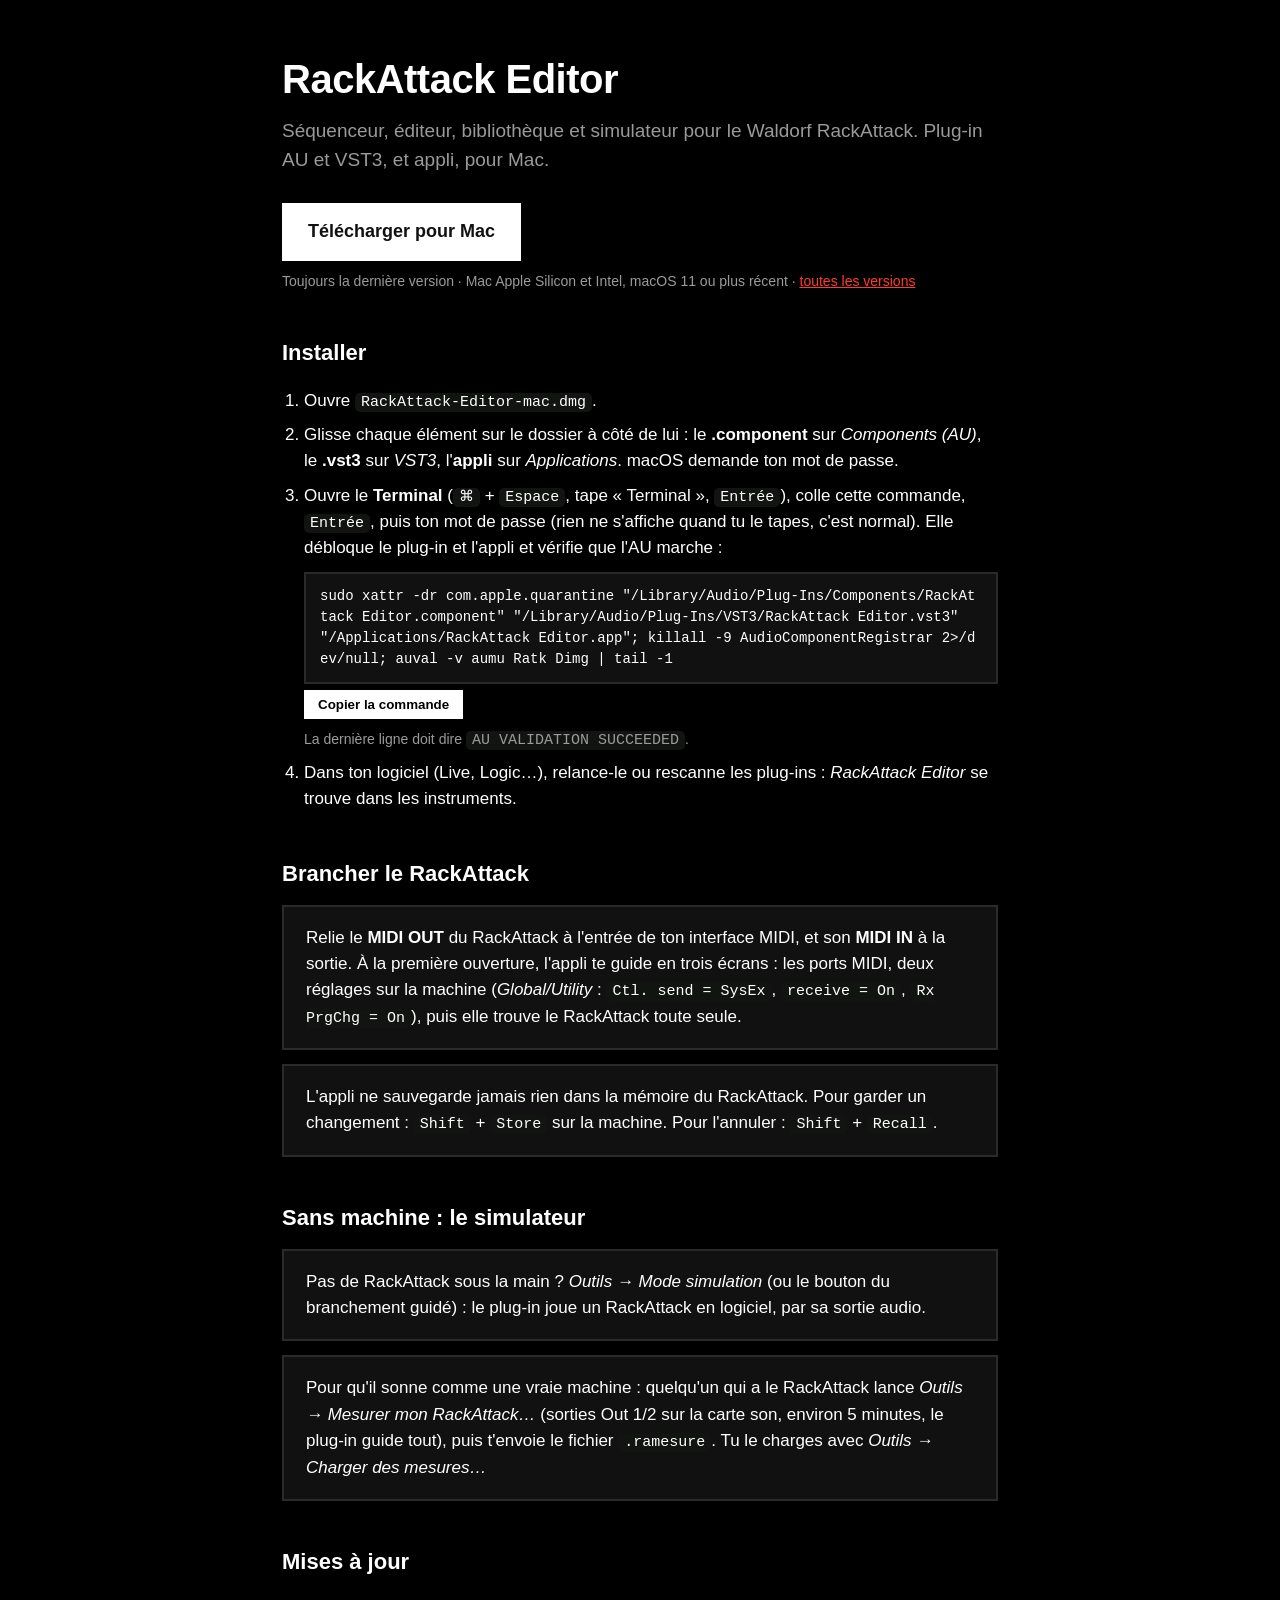
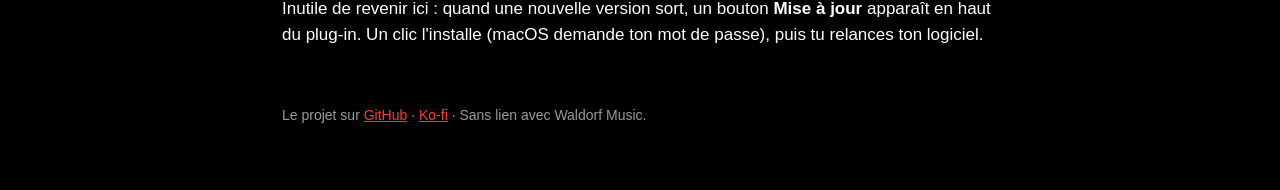
<file: docs/index.html>
<!DOCTYPE html>
<html lang="fr">
<head>
<meta charset="utf-8">
<meta name="viewport" content="width=device-width, initial-scale=1">
<title>RackAttack Editor</title>
<style>
  :root { --bg: #000; --panel: #111; --text: #fff; --dim: #9a9a9a; --accent: #fff; --red: #ff3b2f; }
  * { box-sizing: border-box; }
  body { margin: 0; background: var(--bg); color: var(--text); font: 17px/1.55 -apple-system, "Helvetica Neue", Arial, sans-serif; }
  main { max-width: 760px; margin: 0 auto; padding: 48px 22px 64px; }
  h1 { color: var(--accent); font-size: 40px; margin: 0 0 6px; letter-spacing: -0.5px; }
  h2 { font-size: 22px; margin: 44px 0 12px; }
  .lead { color: var(--dim); font-size: 19px; margin: 0 0 28px; }
  .download { display: inline-block; background: var(--accent); color: #111; font-weight: 700; text-decoration: none;
              padding: 15px 26px; font-size: 18px; }
  .download:hover { filter: brightness(1.08); }
  .small { color: var(--dim); font-size: 14px; margin-top: 10px; }
  ol { padding-left: 22px; }
  li { margin: 8px 0; }
  .card { background: var(--panel); border: 2px solid #2a2a2a; padding: 18px 22px; margin: 14px 0; }
  code, kbd { background: #121412; border-radius: 5px; padding: 1px 6px; font-size: 15px; }
  a { color: var(--red); }
  pre { background: #111; border: 2px solid #2a2a2a; padding: 12px 14px; white-space: pre-wrap; word-break: break-all;
        font: 14px/1.5 ui-monospace, Menlo, monospace; margin: 10px 0 6px; }
  .copy { background: #fff; color: #000; border: 0; padding: 7px 14px; font-weight: 700; cursor: pointer; }
  footer { color: var(--dim); font-size: 14px; margin-top: 56px; }
</style>
</head>
<body>
<main>
  <h1>RackAttack Editor</h1>
  <p class="lead">Séquenceur, éditeur, bibliothèque et simulateur pour le Waldorf RackAttack. Plug-in AU et VST3, et appli, pour Mac.</p>

  <a class="download" href="https://github.com/distortedimages-code/rack-attack/releases/latest/download/RackAttack-Editor-mac.dmg">Télécharger pour Mac</a>
  <p class="small">Toujours la dernière version · Mac Apple Silicon et Intel, macOS 11 ou plus récent ·
    <a href="https://github.com/distortedimages-code/rack-attack/releases">toutes les versions</a></p>

  <h2>Installer</h2>
  <ol>
    <li>Ouvre <code>RackAttack-Editor-mac.dmg</code>.</li>
    <li>Glisse chaque élément sur le dossier à côté de lui : le <b>.component</b> sur <i>Components (AU)</i>, le <b>.vst3</b> sur <i>VST3</i>, l'<b>appli</b> sur <i>Applications</i>. macOS demande ton mot de passe.</li>
    <li>Ouvre le <b>Terminal</b> (<kbd>⌘</kbd> + <kbd>Espace</kbd>, tape « Terminal », <kbd>Entrée</kbd>), colle cette commande, <kbd>Entrée</kbd>, puis ton mot de passe (rien ne s'affiche quand tu le tapes, c'est normal). Elle débloque le plug-in et l'appli et vérifie que l'AU marche :
      <pre id="cmd">sudo xattr -dr com.apple.quarantine "/Library/Audio/Plug-Ins/Components/RackAttack Editor.component" "/Library/Audio/Plug-Ins/VST3/RackAttack Editor.vst3" "/Applications/RackAttack Editor.app"; killall -9 AudioComponentRegistrar 2&gt;/dev/null; auval -v aumu Ratk Dimg | tail -1</pre>
      <button class="copy" onclick="navigator.clipboard.writeText(document.getElementById('cmd').innerText); this.textContent='Copié';">Copier la commande</button>
      <div class="small">La dernière ligne doit dire <code>AU VALIDATION SUCCEEDED</code>.</div></li>
    <li>Dans ton logiciel (Live, Logic…), relance-le ou rescanne les plug-ins : <i>RackAttack Editor</i> se trouve dans les instruments.</li>
  </ol>

  <h2>Brancher le RackAttack</h2>
  <div class="card">
    Relie le <b>MIDI OUT</b> du RackAttack à l'entrée de ton interface MIDI, et son <b>MIDI IN</b> à la sortie.
    À la première ouverture, l'appli te guide en trois écrans : les ports MIDI, deux réglages sur la machine
    (<i>Global/Utility</i> : <code>Ctl. send = SysEx</code>, <code>receive = On</code>, <code>Rx PrgChg = On</code>), puis elle trouve le RackAttack toute seule.
  </div>
  <div class="card">
    L'appli ne sauvegarde jamais rien dans la mémoire du RackAttack. Pour garder un changement : <kbd>Shift</kbd> + <kbd>Store</kbd> sur la machine.
    Pour l'annuler : <kbd>Shift</kbd> + <kbd>Recall</kbd>.
  </div>

  <h2>Sans machine : le simulateur</h2>
  <div class="card">
    Pas de RackAttack sous la main ? <i>Outils → Mode simulation</i> (ou le bouton du branchement guidé) : le plug-in joue un RackAttack en logiciel, par sa sortie audio.
  </div>
  <div class="card">
    Pour qu'il sonne comme une vraie machine : quelqu'un qui a le RackAttack lance <i>Outils → Mesurer mon RackAttack…</i>
    (sorties Out 1/2 sur la carte son, environ 5 minutes, le plug-in guide tout), puis t'envoie le fichier <code>.ramesure</code>.
    Tu le charges avec <i>Outils → Charger des mesures…</i>
  </div>

  <h2>Mises à jour</h2>
  <p>Inutile de revenir ici : quand une nouvelle version sort, un bouton <b>Mise à jour</b> apparaît en haut du plug-in.
    Un clic l'installe (macOS demande ton mot de passe), puis tu relances ton logiciel.</p>

  <footer>
    Le projet sur <a href="https://github.com/distortedimages-code/rack-attack">GitHub</a> ·
    <a href="https://ko-fi.com/amnesy">Ko-fi</a> ·
    Sans lien avec Waldorf Music.
  </footer>
</main>
</body>
</html>
</file>
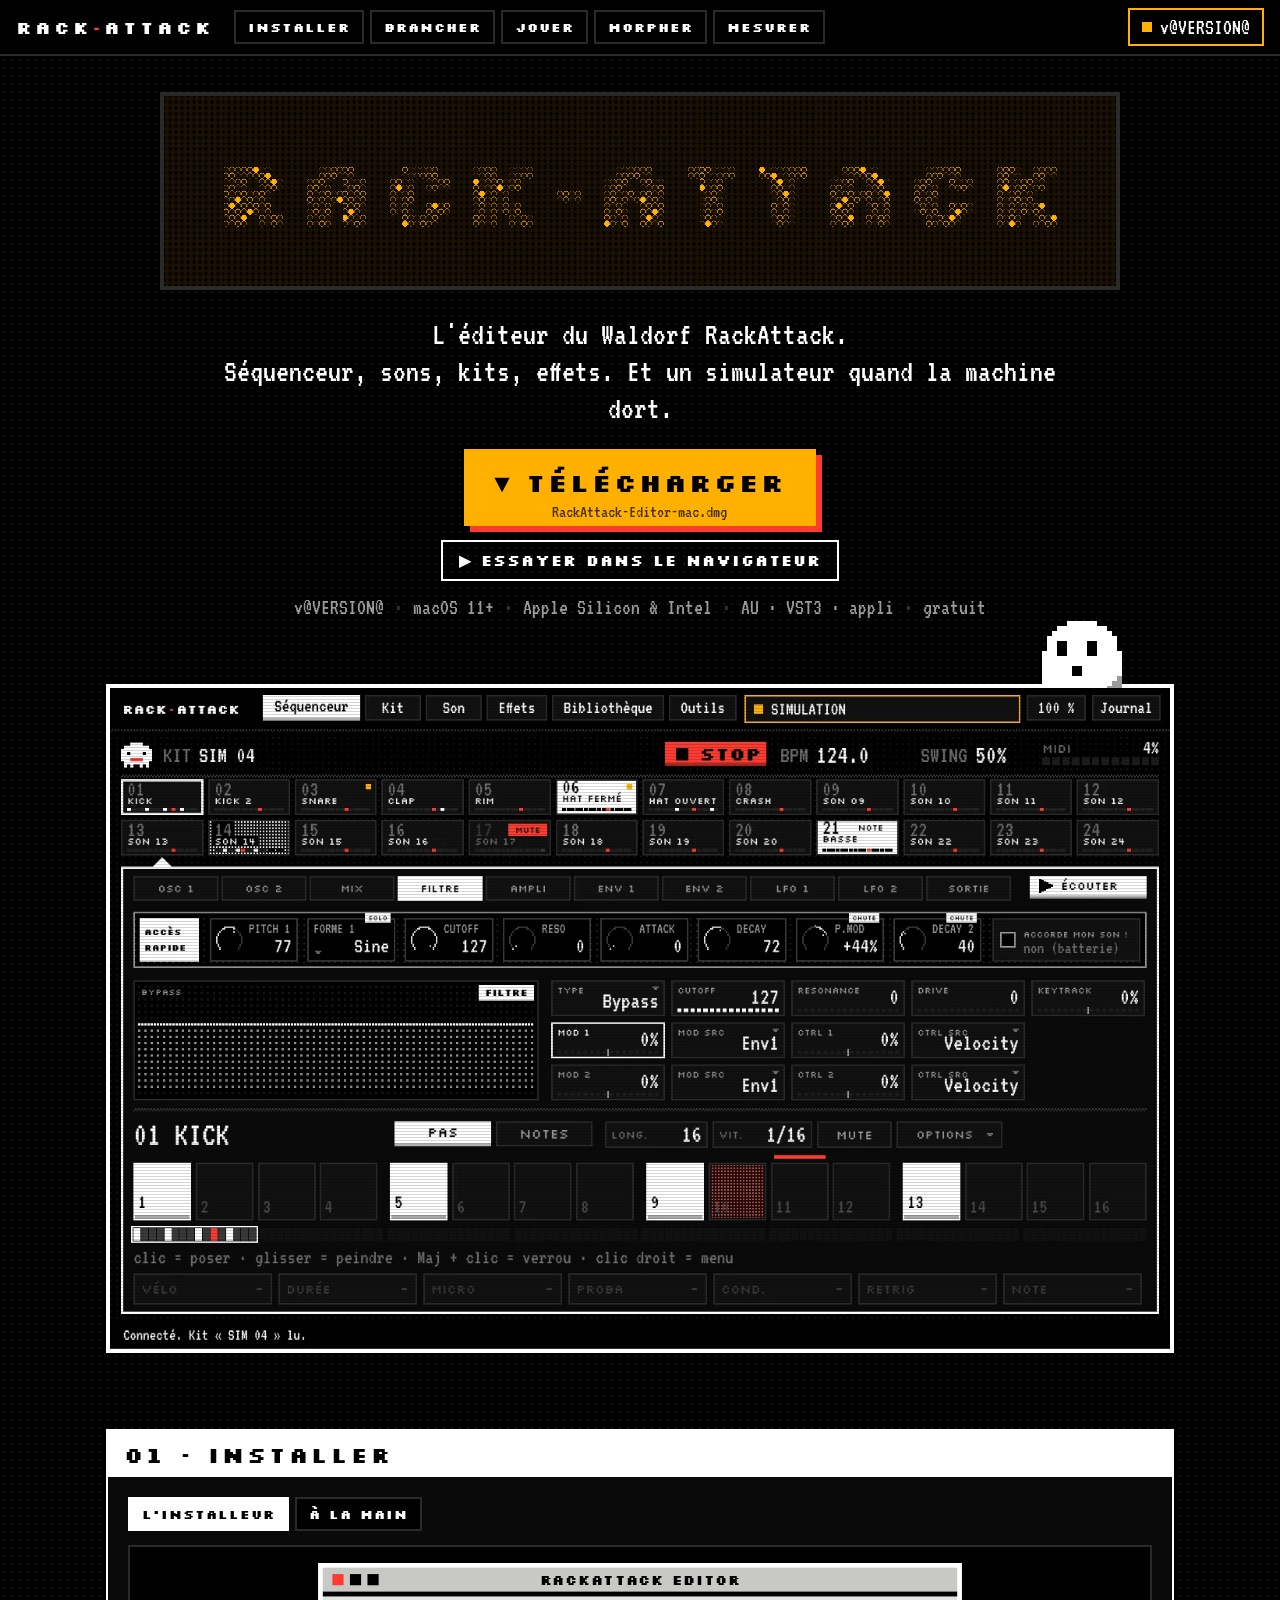
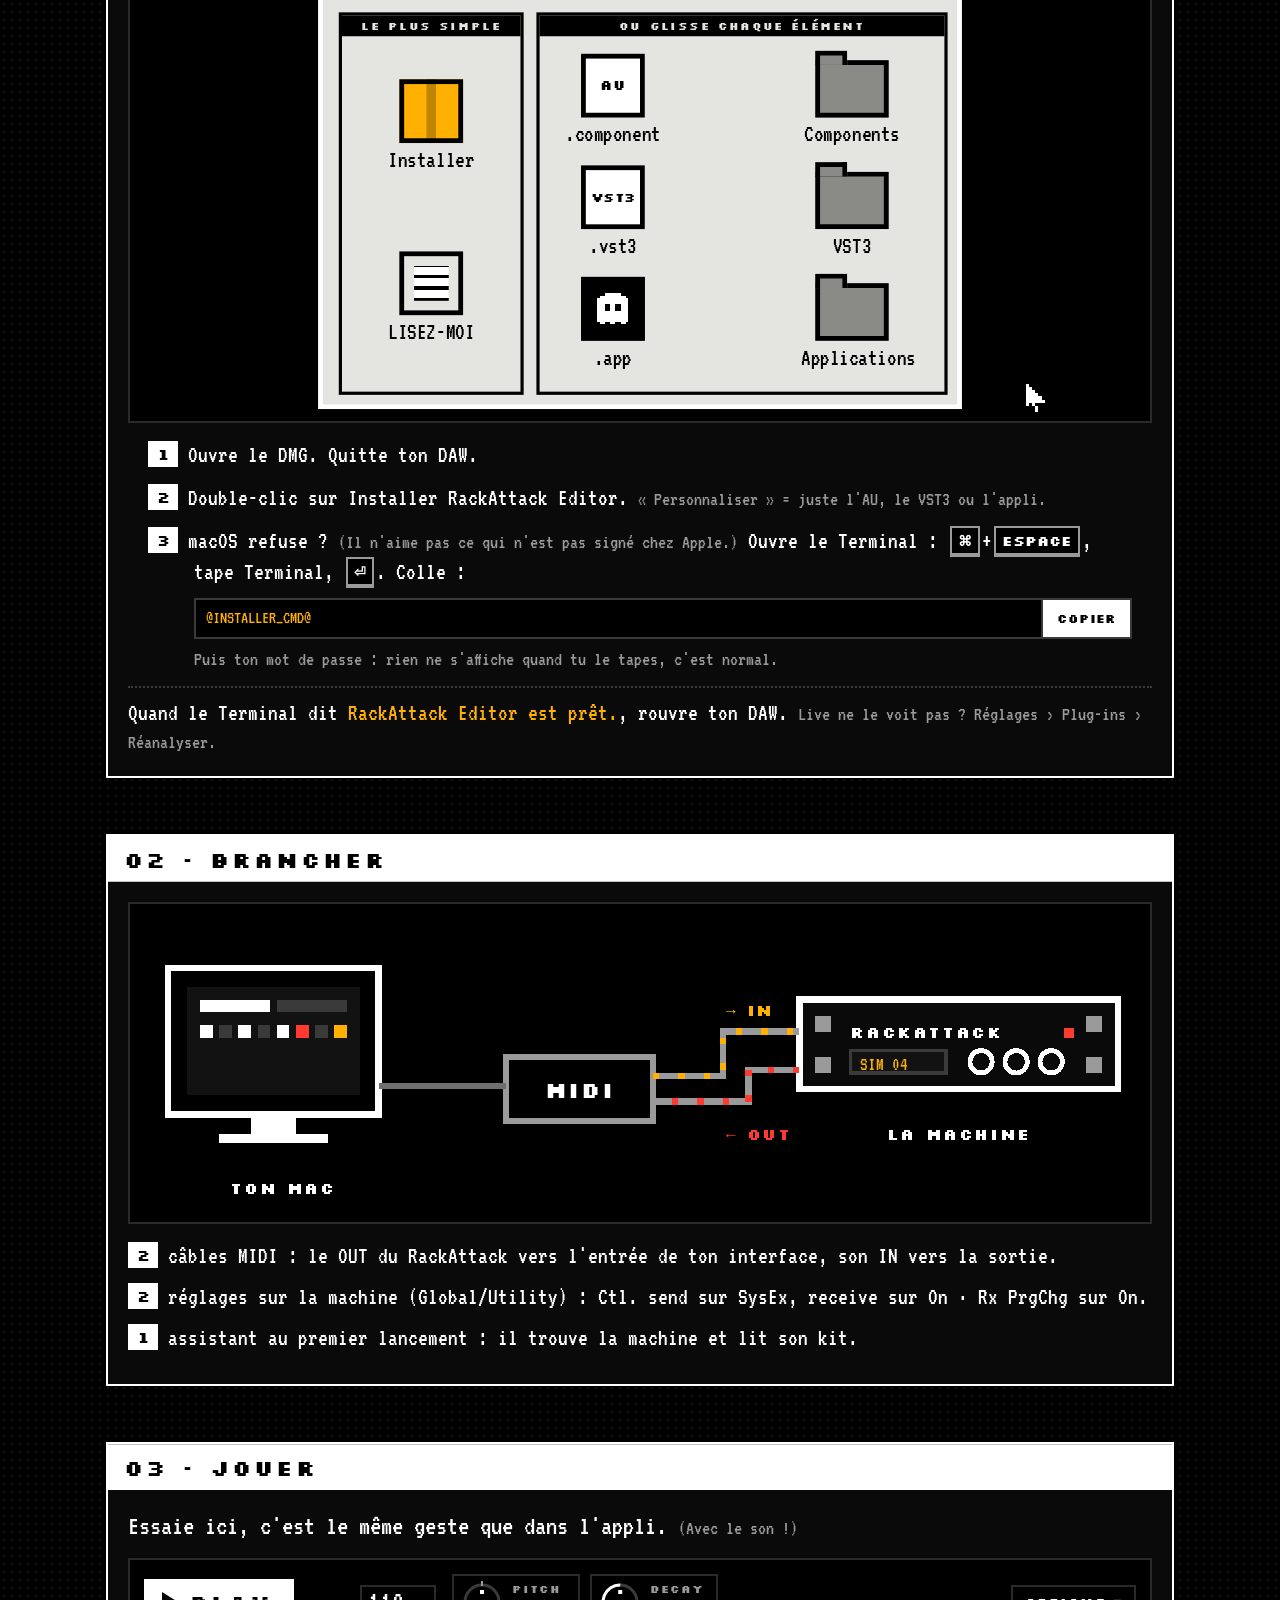
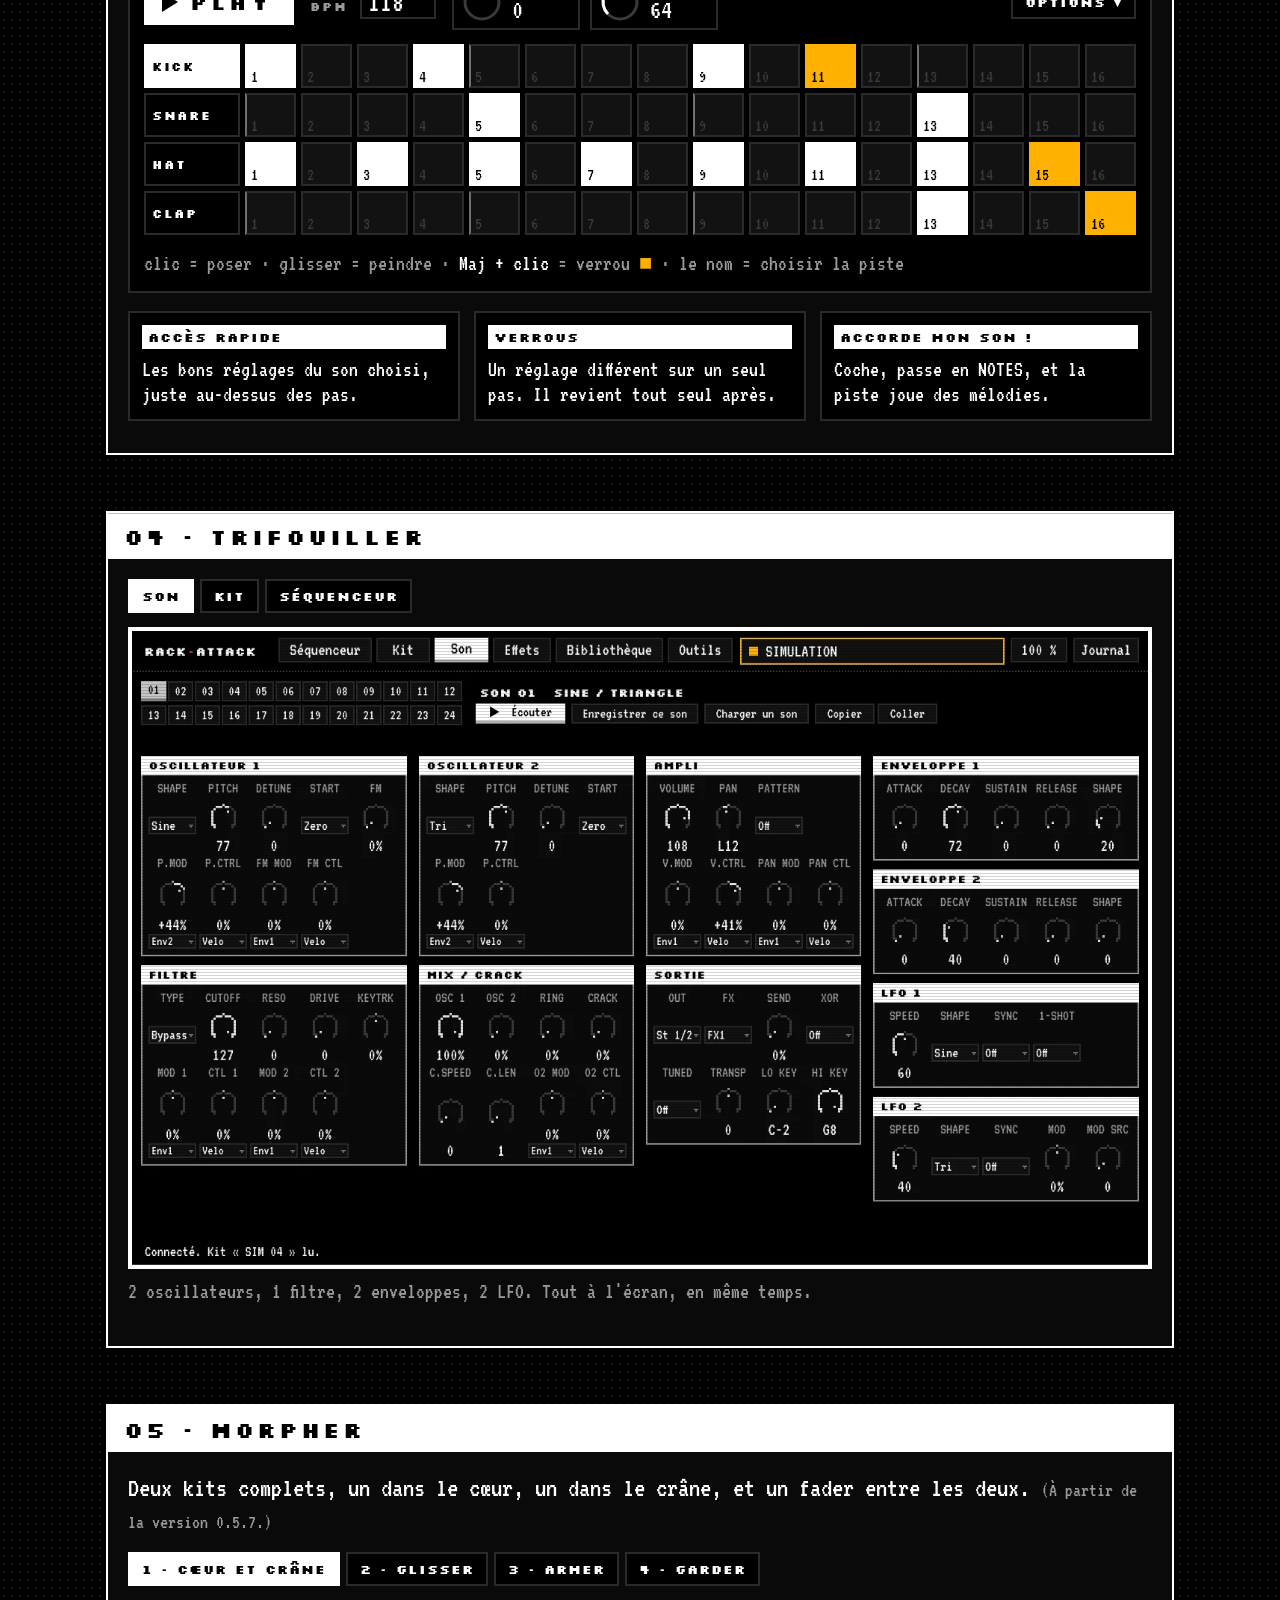
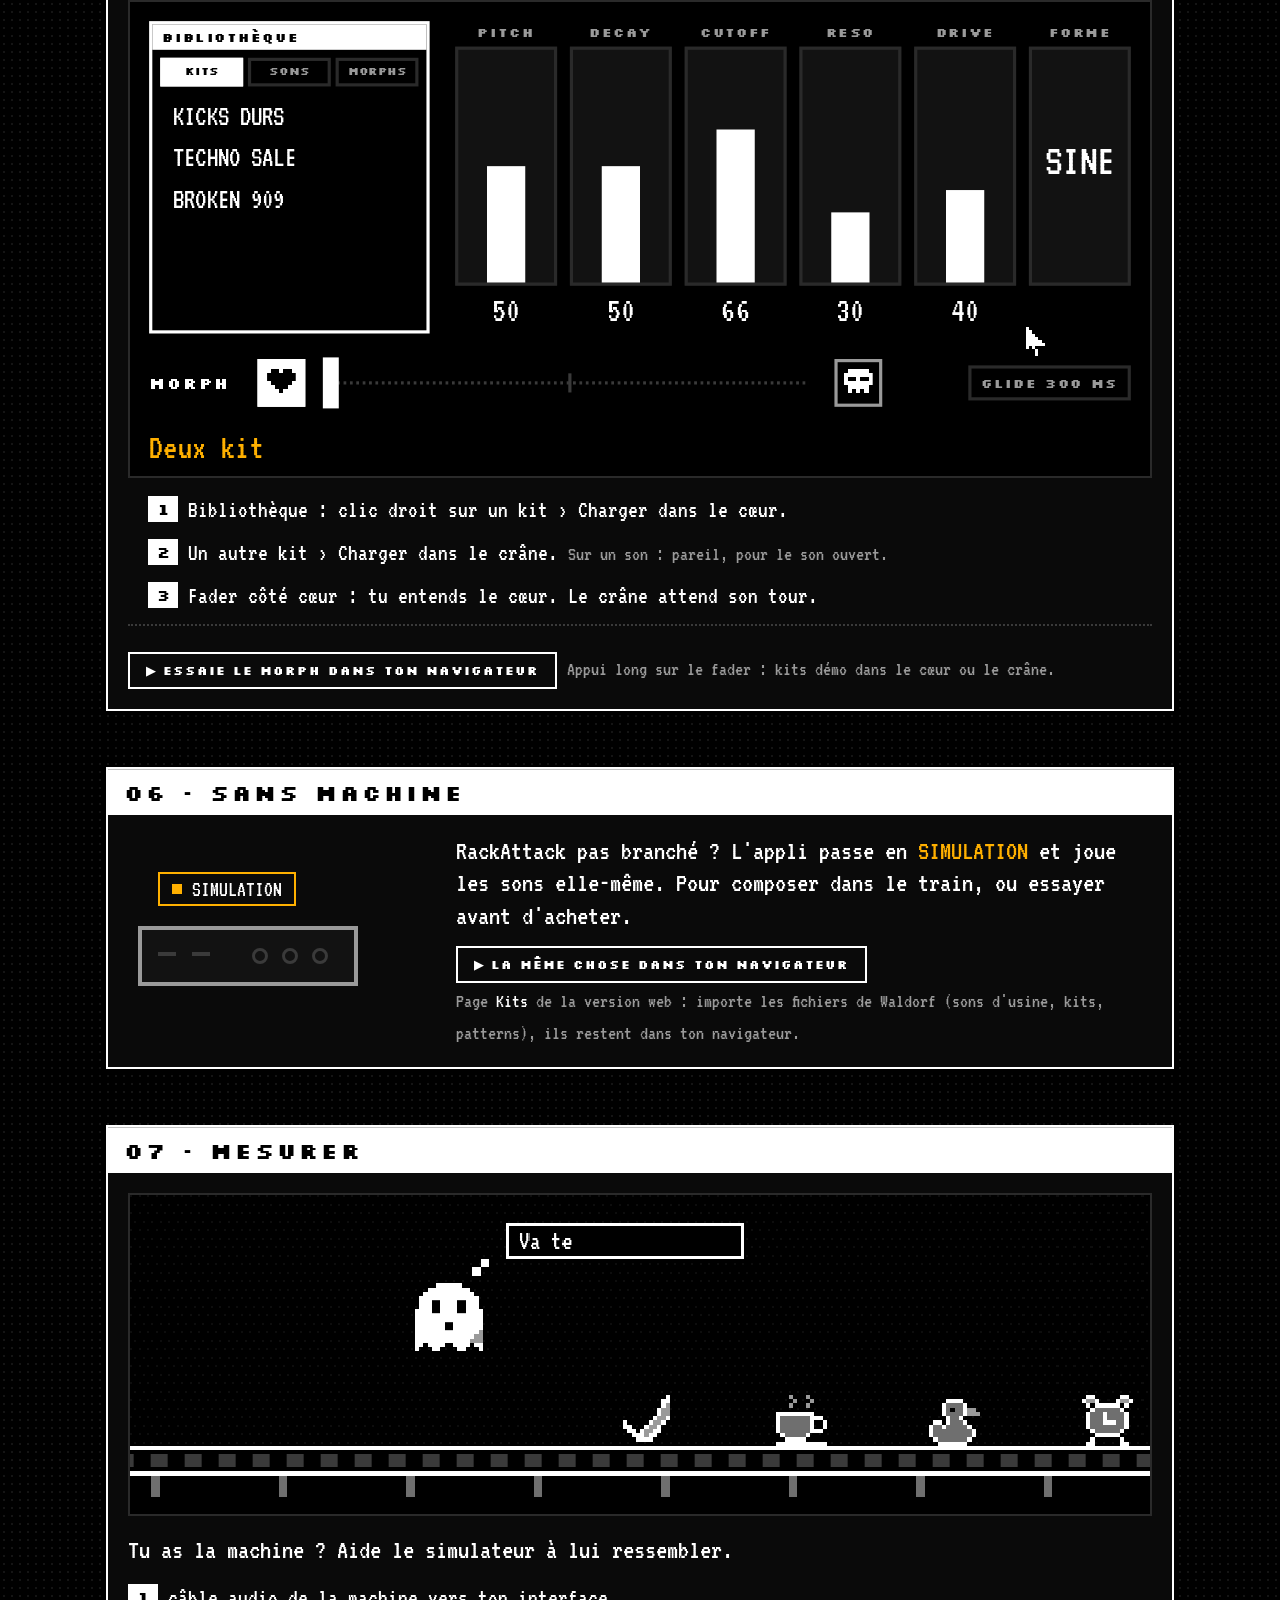
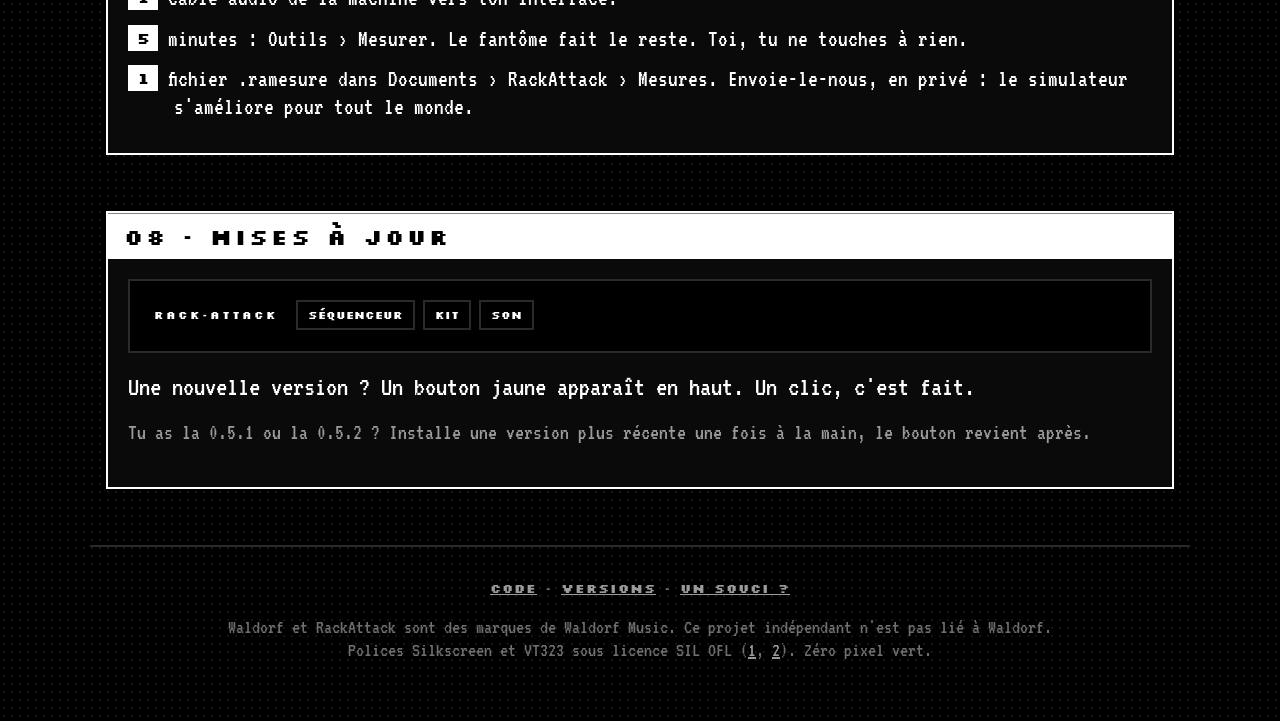
<file: site/index.html>
<!DOCTYPE html>
<html lang="fr">
<head>
<meta charset="utf-8">
<meta name="viewport" content="width=device-width, initial-scale=1">
<title>RackAttack Editor — l'éditeur du Waldorf RackAttack</title>
<meta name="description" content="Éditeur, séquenceur et simulateur pour le Waldorf RackAttack. Mac : Audio Unit, VST3 et application. Gratuit.">
<meta name="theme-color" content="#000000">
<link rel="icon" href="favicon.svg" type="image/svg+xml">
<link rel="apple-touch-icon" href="apple-touch-icon.png">
<link rel="preload" href="fonts/Silkscreen-Bold.woff2" as="font" type="font/woff2" crossorigin>
<link rel="preload" href="fonts/VT323-Regular.woff2" as="font" type="font/woff2" crossorigin>
<link rel="stylesheet" href="style.css">
</head>
<body>

<header class="bar">
  <a class="logo" href="#haut" aria-label="RackAttack Editor, haut de page">RACK<i>·</i>ATTACK</a>
  <nav>
    <a href="#installer">Installer</a>
    <a href="#brancher">Brancher</a>
    <a href="#jouer">Jouer</a>
    <a href="#morph">Morpher</a>
    <a href="#mesurer">Mesurer</a>
  </nav>
  <a class="light" href="#telecharger"><b></b><span class="ver">v@VERSION@</span></a>
</header>

<main id="haut">

<section class="hero" id="telecharger">
  <canvas id="dmd" class="dmd" width="960" height="192" aria-label="RackAttack Editor" role="img"></canvas>
  <p class="lead">L'éditeur du <b>Waldorf RackAttack</b>.<br>Séquenceur, sons, kits, effets. Et un simulateur quand la machine dort.</p>
  <div class="get">
    <a class="dl" id="dl" href="https://github.com/distortedimages-code/rack-attack/releases/latest/download/RackAttack-Editor-mac.dmg">
      <span class="dl-arrow" aria-hidden="true">▼</span> Télécharger
      <small id="dl-file">RackAttack-Editor-mac.dmg</small>
    </a>
    <a class="try" href="app/">▶ Essayer dans le navigateur</a>
    <ul class="specs">
      <li><span class="ver">v@VERSION@</span></li><li>macOS 11+</li><li>Apple Silicon &amp; Intel</li><li>AU · VST3 · appli</li><li>gratuit</li>
    </ul>
  </div>
  <figure class="screen">
    <canvas class="peek" id="peek" width="80" height="96" aria-hidden="true"></canvas>
    <img src="img/sequenceur-1360.webp" srcset="img/sequenceur-680.webp 680w, img/sequenceur-1360.webp 1360w"
         sizes="(max-width: 1100px) 100vw, 1060px" width="1360" height="848"
         alt="La page Séquenceur : 24 sons, l'accès rapide, l'écran du son, et 16 pas.">
  </figure>
</section>

<!-- 01 INSTALLER ============================================================ -->
<section class="mod" id="installer">
  <h2><span>01 · Installer</span></h2>
  <div class="tabs" role="tablist">
    <button role="tab" aria-selected="true" data-route="pkg">L'installeur</button>
    <button role="tab" aria-selected="false" data-route="hand">À la main</button>
  </div>

  <div class="stage" id="scene" aria-hidden="true">
    <div class="sc">
      <div class="win dmgwin">
        <div class="tb"><i></i><i></i><i></i>RackAttack Editor</div>
        <div class="paper">
          <div class="pnl p1"><em>LE PLUS SIMPLE</em></div>
          <div class="pnl p2"><em>OU GLISSE CHAQUE ÉLÉMENT</em></div>
          <div class="ic pkg" id="i-pkg"><b></b><span>Installer</span></div>
          <div class="ic txt"><b></b><span>LISEZ-MOI</span></div>
          <div class="ic comp" id="i-au"><b>AU</b><span>.component</span></div>
          <div class="ic vst" id="i-vst"><b>VST3</b><span>.vst3</span></div>
          <div class="ic app" id="i-app"><b></b><span>.app</span></div>
          <div class="ic fold" id="f-au"><b></b><span>Components</span></div>
          <div class="ic fold" id="f-vst"><b></b><span>VST3</span></div>
          <div class="ic fold" id="f-app"><b></b><span>Applications</span></div>
        </div>
      </div>
      <div class="win alert" id="alert">
        <div class="ghosty" aria-hidden="true">?!</div>
        <p>« Installer RackAttack Editor »<br>n'est pas signé par Apple.</p>
        <span class="btn" id="alert-ok">Terminé</span>
      </div>
      <div class="stamp" id="stamp">INSTALLÉ !</div>
      <div class="spot" id="spot"><span>⌘</span>+<span>ESPACE</span><div class="spotbar"><i></i><b id="spot-t"></b></div></div>
      <div class="win term" id="term">
        <div class="tb dark"><i></i><i></i><i></i>Terminal</div>
        <pre id="term-t"></pre>
      </div>
      <div class="cursor" id="cur"></div>
    </div>
  </div>

  <div class="route" data-route="pkg">
    <ol class="steps-list">
      <li><kbd>1</kbd>Ouvre le DMG. Quitte ton DAW.</li>
      <li><kbd>2</kbd>Double-clic sur <b>Installer RackAttack Editor</b>. <small>« Personnaliser » = juste l'AU, le VST3 ou l'appli.</small></li>
      <li><kbd>3</kbd>macOS refuse&nbsp;? <small>(Il n'aime pas ce qui n'est pas signé chez Apple.)</small> Ouvre le Terminal&nbsp;: <kbd class="k">⌘</kbd>+<kbd class="k">Espace</kbd>, tape <b>Terminal</b>, <kbd class="k">⏎</kbd>. Colle&nbsp;:
        <div class="cmd"><code id="cmd-pkg">@INSTALLER_CMD@</code><button class="copy" data-copy="cmd-pkg">Copier</button></div>
        <small>Puis ton mot de passe&nbsp;: rien ne s'affiche quand tu le tapes, c'est normal.</small></li>
    </ol>
  </div>

  <div class="route" data-route="hand" hidden>
    <ol class="steps-list">
      <li><kbd>1</kbd>Ouvre le DMG. Quitte ton DAW.</li>
      <li><kbd>2</kbd>Glisse chaque élément sur son dossier&nbsp;: <b>.component</b> → Components, <b>.vst3</b> → VST3, <b>.app</b> → Applications.</li>
      <li><kbd>3</kbd>Ouvre le Terminal&nbsp;: <kbd class="k">⌘</kbd>+<kbd class="k">Espace</kbd>, tape <b>Terminal</b>, <kbd class="k">⏎</kbd>. Colle&nbsp;:
        <div class="cmd"><code id="cmd-hand">@TERMINAL_CMD@</code><button class="copy" data-copy="cmd-hand">Copier</button></div>
        <small>Mot de passe (invisible, c'est normal). Elle débloque l'AU et le VST3, puis fait valider l'AU.</small></li>
    </ol>
  </div>
  <p class="done">Quand le Terminal dit <b class="y">RackAttack Editor est prêt.</b>, rouvre ton DAW. <small>Live ne le voit pas&nbsp;? Réglages › Plug-ins › Réanalyser.</small></p>
</section>

<!-- 02 BRANCHER ============================================================= -->
<section class="mod" id="brancher">
  <h2><span>02 · Brancher</span></h2>
  <div class="stage cables" aria-hidden="true">
    <svg viewBox="0 0 640 200" shape-rendering="crispEdges">
      <!-- the Mac -->
      <g class="mac">
        <rect x="24" y="40" width="132" height="92" fill="#000" stroke="#fff" stroke-width="4"/>
        <rect x="36" y="52" width="108" height="68" fill="#121212"/>
        <rect x="44" y="60" width="44" height="8" fill="#fff"/><rect x="92" y="60" width="44" height="8" fill="#3a3a3a"/>
        <rect x="44" y="76" width="8" height="8" fill="#fff"/><rect x="56" y="76" width="8" height="8" fill="#3a3a3a"/><rect x="68" y="76" width="8" height="8" fill="#fff"/><rect x="80" y="76" width="8" height="8" fill="#3a3a3a"/>
        <rect x="92" y="76" width="8" height="8" fill="#fff"/><rect x="104" y="76" width="8" height="8" fill="#ff3b2f" class="blink"/><rect x="116" y="76" width="8" height="8" fill="#3a3a3a"/><rect x="128" y="76" width="8" height="8" fill="#ffb000"/>
        <rect x="76" y="132" width="28" height="12" fill="#fff"/><rect x="56" y="144" width="68" height="6" fill="#fff"/>
      </g>
      <!-- the MIDI interface -->
      <g>
        <rect x="236" y="96" width="92" height="40" fill="#000" stroke="#9a9a9a" stroke-width="4"/>
        <text x="282" y="122" class="lbl" text-anchor="middle">MIDI</text>
        <rect x="156" y="112" width="80" height="4" fill="#6f6f6f"/>
      </g>
      <!-- the RackAttack, asleep or awake -->
      <g class="rack">
        <rect x="420" y="60" width="200" height="56" fill="#0a0a0a" stroke="#fff" stroke-width="4"/>
        <rect x="430" y="70" width="10" height="10" fill="#9a9a9a"/><rect x="430" y="96" width="10" height="10" fill="#9a9a9a"/>
        <rect x="600" y="70" width="10" height="10" fill="#9a9a9a"/><rect x="600" y="96" width="10" height="10" fill="#9a9a9a"/>
        <text x="452" y="84" class="lbl s">RACKATTACK</text>
        <rect x="452" y="92" width="60" height="14" fill="#121212" stroke="#3a3a3a" stroke-width="2"/>
        <text x="458" y="104" class="lcd">SIM 04</text>
        <circle cx="534" cy="99" r="7" fill="none" stroke="#fff" stroke-width="3"/><circle cx="556" cy="99" r="7" fill="none" stroke="#fff" stroke-width="3"/><circle cx="578" cy="99" r="7" fill="none" stroke="#fff" stroke-width="3"/>
        <rect x="586" y="78" width="6" height="6" fill="#ff3b2f" class="blink"/>
      </g>
      <!-- the cables: OUT of the RackAttack to the interface's IN, the interface's OUT to its IN -->
      <path d="M328 108 H372 V80 H420" class="cable"/>
      <path d="M328 124 H388 V104 H420" class="cable"/>
      <path d="M328 108 H372 V80 H420" class="bits out"/>
      <path d="M420 104 H388 V124 H328" class="bits back"/>
      <text x="374" y="70" class="lbl s y">→ IN</text>
      <text x="374" y="148" class="lbl s r">← OUT</text>
      <text x="96" y="182" class="lbl s" text-anchor="middle">TON MAC</text>
      <text x="520" y="148" class="lbl s" text-anchor="middle">LA MACHINE</text>
    </svg>
  </div>
  <ul class="facts">
    <li><kbd>2</kbd>câbles MIDI&nbsp;: le <b>OUT</b> du RackAttack vers l'entrée de ton interface, son <b>IN</b> vers la sortie.</li>
    <li><kbd>2</kbd>réglages sur la machine (Global/Utility)&nbsp;: <b>Ctl. send</b> sur SysEx, <b>receive</b> sur On · <b>Rx PrgChg</b> sur On.</li>
    <li><kbd>1</kbd>assistant au premier lancement&nbsp;: il trouve la machine et lit son kit.</li>
  </ul>
</section>

<!-- 03 JOUER ================================================================ -->
<section class="mod" id="jouer">
  <h2><span>03 · Jouer</span></h2>
  <p class="intro">Essaie ici, c'est le même geste que dans l'appli. <small>(Avec le son&nbsp;!)</small></p>
  <div class="toy" id="toy">
    <div class="toy-head">
      <button class="play" id="play"><i></i><span>Play</span></button>
      <label class="bpm">BPM <input id="bpm" type="number" min="60" max="200" value="118"></label>
      <div class="knobs">
        <div class="knob" data-k="pitch" tabindex="0" title="Glisse vers le haut ou le bas"><svg viewBox="0 0 44 44"><circle class="track" cx="22" cy="22" r="17"/><path class="ring"/><rect class="mid" x="21" y="1" width="2" height="5"/><rect class="dot" width="4" height="4"/></svg><span>PITCH</span><b>0</b></div>
        <div class="knob" data-k="decay" tabindex="0" title="Glisse vers le haut ou le bas"><svg viewBox="0 0 44 44"><circle class="track" cx="22" cy="22" r="17"/><path class="ring"/><rect class="dot" width="4" height="4"/></svg><span>DECAY</span><b>64</b></div>
      </div>
      <div class="opts">
        <button class="optbtn" id="optbtn" aria-haspopup="true">Options ▾</button>
        <div class="menu" id="menu" hidden>
          <button data-op="fill4">Remplir 1 sur 4</button>
          <button data-op="shift">Décaler →</button>
          <button data-op="random">Au hasard</button>
          <button data-op="clear">Effacer la piste</button>
          <button data-op="clearall">Tout effacer</button>
          <button data-op="undo">Annuler</button>
        </div>
      </div>
    </div>
    <div class="grid" id="grid"></div>
    <p class="hint">clic = poser · glisser = peindre · <b>Maj + clic</b> = verrou <span class="yl">■</span> · le nom = choisir la piste</p>
  </div>
  <ul class="facts three">
    <li><b>ACCÈS RAPIDE</b>Les bons réglages du son choisi, juste au-dessus des pas.</li>
    <li><b>VERROUS</b>Un réglage différent sur un seul pas. Il revient tout seul après.</li>
    <li><b>ACCORDE MON SON&nbsp;!</b>Coche, passe en <b>NOTES</b>, et la piste joue des mélodies.</li>
  </ul>
</section>

<!-- 04 TRIFOUILLER ========================================================== -->
<section class="mod" id="pages">
  <h2><span>04 · Trifouiller</span></h2>
  <div class="tabs" role="tablist" id="shots">
    <button role="tab" aria-selected="true" data-shot="son">Son</button>
    <button role="tab" aria-selected="false" data-shot="kit">Kit</button>
    <button role="tab" aria-selected="false" data-shot="sequenceur">Séquenceur</button>
  </div>
  <figure class="screen small">
    <div class="wipe" id="wipe"><span></span></div>
    <img id="shot" src="img/son-1360.webp" width="1360" height="848" loading="lazy" decoding="async"
         alt="La page Son : deux oscillateurs, l'ampli, deux enveloppes, le filtre, le mix et le crack, la sortie, deux LFO.">
  </figure>
  <p class="cap" id="shotcap">2 oscillateurs, 1 filtre, 2 enveloppes, 2 LFO. Tout à l'écran, en même temps.</p>
</section>

<!-- 05 MORPHER ============================================================== -->
<section class="mod" id="morph">
  <h2><span>05 · Morpher</span></h2>
  <p class="intro">Deux kits complets, un dans le cœur, un dans le crâne, et un fader entre les deux. <small>(À partir de la version 0.5.7.)</small></p>
  <div class="tabs" role="tablist" id="mx-tabs">
    <button role="tab" aria-selected="true" data-mx="ab">1 · Cœur et crâne</button>
    <button role="tab" aria-selected="false" data-mx="glide">2 · Glisser</button>
    <button role="tab" aria-selected="false" data-mx="arm">3 · Armer</button>
    <button role="tab" aria-selected="false" data-mx="keep">4 · Garder</button>
  </div>

  <div class="stage" id="mx" aria-hidden="true">
    <div class="sc mx">
      <div class="mx-win mx-lib" id="mx-lib">
        <div class="mx-tt">BIBLIOTHÈQUE</div>
        <div class="mx-ltabs"><i id="mx-tk">KITS</i><i>SONS</i><i id="mx-tm">MORPHS</i></div>
        <ul class="mx-list" id="mx-list"></ul>
        <span class="mx-save" id="mx-save">ENREGISTRER LE MORPH</span>
      </div>
      <div class="mx-win mx-lane" id="mx-lane">
        <div class="mx-tt">TON DAW · MORPH</div>
        <svg viewBox="0 0 176 150" preserveAspectRatio="none"><polyline id="mx-curve" points=""/></svg>
        <i class="mx-ph" id="mx-ph"></i>
        <b class="mx-la"><svg class="gl" width="10" height="10" viewBox="0 0 7 7" shape-rendering="crispEdges" fill="currentColor"><rect x="1" y="0" width="1" height="1"/><rect x="2" y="0" width="1" height="1"/><rect x="3" y="0" width="1" height="1"/><rect x="4" y="0" width="1" height="1"/><rect x="5" y="0" width="1" height="1"/><rect x="0" y="1" width="1" height="1"/><rect x="1" y="1" width="1" height="1"/><rect x="2" y="1" width="1" height="1"/><rect x="3" y="1" width="1" height="1"/><rect x="4" y="1" width="1" height="1"/><rect x="5" y="1" width="1" height="1"/><rect x="6" y="1" width="1" height="1"/><rect x="0" y="2" width="1" height="1"/><rect x="3" y="2" width="1" height="1"/><rect x="6" y="2" width="1" height="1"/><rect x="0" y="3" width="1" height="1"/><rect x="1" y="3" width="1" height="1"/><rect x="2" y="3" width="1" height="1"/><rect x="3" y="3" width="1" height="1"/><rect x="4" y="3" width="1" height="1"/><rect x="5" y="3" width="1" height="1"/><rect x="6" y="3" width="1" height="1"/><rect x="1" y="4" width="1" height="1"/><rect x="2" y="4" width="1" height="1"/><rect x="3" y="4" width="1" height="1"/><rect x="4" y="4" width="1" height="1"/><rect x="5" y="4" width="1" height="1"/><rect x="1" y="5" width="1" height="1"/><rect x="3" y="5" width="1" height="1"/><rect x="5" y="5" width="1" height="1"/></svg></b><b class="mx-lb"><svg class="gl" width="10" height="10" viewBox="0 0 7 7" shape-rendering="crispEdges" fill="currentColor"><rect x="1" y="0" width="1" height="1"/><rect x="2" y="0" width="1" height="1"/><rect x="4" y="0" width="1" height="1"/><rect x="5" y="0" width="1" height="1"/><rect x="0" y="1" width="1" height="1"/><rect x="1" y="1" width="1" height="1"/><rect x="2" y="1" width="1" height="1"/><rect x="3" y="1" width="1" height="1"/><rect x="4" y="1" width="1" height="1"/><rect x="5" y="1" width="1" height="1"/><rect x="6" y="1" width="1" height="1"/><rect x="0" y="2" width="1" height="1"/><rect x="1" y="2" width="1" height="1"/><rect x="2" y="2" width="1" height="1"/><rect x="3" y="2" width="1" height="1"/><rect x="4" y="2" width="1" height="1"/><rect x="5" y="2" width="1" height="1"/><rect x="6" y="2" width="1" height="1"/><rect x="1" y="3" width="1" height="1"/><rect x="2" y="3" width="1" height="1"/><rect x="3" y="3" width="1" height="1"/><rect x="4" y="3" width="1" height="1"/><rect x="5" y="3" width="1" height="1"/><rect x="2" y="4" width="1" height="1"/><rect x="3" y="4" width="1" height="1"/><rect x="4" y="4" width="1" height="1"/><rect x="3" y="5" width="1" height="1"/></svg></b>
      </div>
      <div class="mx-cols" id="mx-cols"></div>
      <div class="mx-frame" id="mx-frame"></div>
      <div class="mx-bar">
        <span class="mx-name" id="mx-name">MORPH</span>
        <span class="mx-end" id="mx-a"><svg class="gl" width="18" height="18" viewBox="0 0 7 7" shape-rendering="crispEdges" fill="currentColor"><rect x="1" y="0" width="1" height="1"/><rect x="2" y="0" width="1" height="1"/><rect x="4" y="0" width="1" height="1"/><rect x="5" y="0" width="1" height="1"/><rect x="0" y="1" width="1" height="1"/><rect x="1" y="1" width="1" height="1"/><rect x="2" y="1" width="1" height="1"/><rect x="3" y="1" width="1" height="1"/><rect x="4" y="1" width="1" height="1"/><rect x="5" y="1" width="1" height="1"/><rect x="6" y="1" width="1" height="1"/><rect x="0" y="2" width="1" height="1"/><rect x="1" y="2" width="1" height="1"/><rect x="2" y="2" width="1" height="1"/><rect x="3" y="2" width="1" height="1"/><rect x="4" y="2" width="1" height="1"/><rect x="5" y="2" width="1" height="1"/><rect x="6" y="2" width="1" height="1"/><rect x="1" y="3" width="1" height="1"/><rect x="2" y="3" width="1" height="1"/><rect x="3" y="3" width="1" height="1"/><rect x="4" y="3" width="1" height="1"/><rect x="5" y="3" width="1" height="1"/><rect x="2" y="4" width="1" height="1"/><rect x="3" y="4" width="1" height="1"/><rect x="4" y="4" width="1" height="1"/><rect x="3" y="5" width="1" height="1"/></svg></span>
        <div class="mx-track" id="mx-track"><i class="mx-fill" id="mx-fill"></i><i class="mx-mid"></i><i class="mx-heard" id="mx-heard"></i><i class="mx-knob" id="mx-knob"></i></div>
        <span class="mx-end" id="mx-b"><svg class="gl" width="18" height="18" viewBox="0 0 7 7" shape-rendering="crispEdges" fill="currentColor"><rect x="1" y="0" width="1" height="1"/><rect x="2" y="0" width="1" height="1"/><rect x="3" y="0" width="1" height="1"/><rect x="4" y="0" width="1" height="1"/><rect x="5" y="0" width="1" height="1"/><rect x="0" y="1" width="1" height="1"/><rect x="1" y="1" width="1" height="1"/><rect x="2" y="1" width="1" height="1"/><rect x="3" y="1" width="1" height="1"/><rect x="4" y="1" width="1" height="1"/><rect x="5" y="1" width="1" height="1"/><rect x="6" y="1" width="1" height="1"/><rect x="0" y="2" width="1" height="1"/><rect x="3" y="2" width="1" height="1"/><rect x="6" y="2" width="1" height="1"/><rect x="0" y="3" width="1" height="1"/><rect x="1" y="3" width="1" height="1"/><rect x="2" y="3" width="1" height="1"/><rect x="3" y="3" width="1" height="1"/><rect x="4" y="3" width="1" height="1"/><rect x="5" y="3" width="1" height="1"/><rect x="6" y="3" width="1" height="1"/><rect x="1" y="4" width="1" height="1"/><rect x="2" y="4" width="1" height="1"/><rect x="3" y="4" width="1" height="1"/><rect x="4" y="4" width="1" height="1"/><rect x="5" y="4" width="1" height="1"/><rect x="1" y="5" width="1" height="1"/><rect x="3" y="5" width="1" height="1"/><rect x="5" y="5" width="1" height="1"/></svg></span>
        <span class="mx-chip" id="mx-chip">GLIDE 300 MS</span>
      </div>
      <div class="mx-menu" id="mx-menu"></div>
      <div class="mx-say" id="mx-say"></div>
      <div class="cursor" id="mx-cur"></div>
    </div>
  </div>

  <div class="mxr" data-mx="ab">
    <ol class="steps-list">
      <li><kbd>1</kbd>Bibliothèque&nbsp;: clic droit sur un kit › <b>Charger dans le cœur</b>.</li>
      <li><kbd>2</kbd>Un autre kit › <b>Charger dans le crâne</b>. <small>Sur un son&nbsp;: pareil, pour le son ouvert.</small></li>
      <li><kbd>3</kbd>Fader côté cœur&nbsp;: tu entends le cœur. Le crâne attend son tour.</li>
    </ol>
  </div>
  <div class="mxr" data-mx="glide" hidden>
    <ol class="steps-list">
      <li><kbd>1</kbd>Le fader est en bas de toutes les pages. Glisse-le&nbsp;: les 24 sons et les 4 effets vont du cœur au crâne. <small><kbd class="k">⌘</kbd> ou <kbd class="k">Ctrl</kbd>&nbsp;: plus fin.</small></li>
      <li><kbd>2</kbd>Il glisse en douceur, le trait rouge montre ce que tu entends. <small>Clic droit sur le fader › Glide&nbsp;: de «&nbsp;sans&nbsp;» à 2&nbsp;s.</small></li>
      <li><kbd>3</kbd>Double-clic&nbsp;: au milieu. Les formes, types et sources basculent à mi-course.</li>
    </ol>
  </div>
  <div class="mxr" data-mx="arm" hidden>
    <ol class="steps-list">
      <li><kbd>1</kbd>Clic sur le <b class="y">cœur</b>&nbsp;: il passe en jaune, la page s'encadre. <small>Comme les scènes de l'Octatrack.</small></li>
      <li><kbd>2</kbd>Tourne ce que tu veux&nbsp;: ça va dans le cœur seulement, et la page montre le cœur. Tu l'entends selon le fader.</li>
      <li><kbd>3</kbd>Re-clic sur le cœur pour sortir. Pareil avec le crâne.</li>
    </ol>
    <p class="cap">Sans rien armer&nbsp;: aux bouts, seul ce côté change&nbsp;; entre les deux, le cœur et le crâne bougent pour que tu entendes ce que tu tournes.</p>
  </div>
  <div class="mxr" data-mx="keep" hidden>
    <ol class="steps-list">
      <li><kbd>1</kbd>Bibliothèque › onglet <b>Morphs</b> › <b>Enregistrer le morph</b>&nbsp;: le cœur, le crâne et la position.</li>
      <li><kbd>2</kbd>Double-clic pour le recharger tel quel.</li>
      <li><kbd>3</kbd>Dans ton DAW&nbsp;: le paramètre <b>Morph</b> s'automatise, et le morph est gardé avec le projet.</li>
    </ol>
  </div>
  <p class="done"><a class="try small" href="app/">▶ Essaie le morph dans ton navigateur</a> <small>Appui long sur le fader&nbsp;: kits démo dans le cœur ou le crâne.</small></p>
</section>

<!-- 06 SANS MACHINE ========================================================= -->
<section class="mod" id="simulateur">
  <h2><span>06 · Sans machine</span></h2>
  <div class="sim">
    <div class="sleep" aria-hidden="true">
      <div class="rackpx"><i></i><i></i><i></i><b>Z</b><b>z</b><b>z</b></div>
      <div class="simlight"><b></b>SIMULATION</div>
    </div>
    <p>RackAttack pas branché&nbsp;? L'appli passe en <b class="y">SIMULATION</b> et joue les sons elle-même. Pour composer dans le train, ou essayer avant d'acheter.
      <br><a class="try small" href="app/">▶ La même chose dans ton navigateur</a>
      <br><small>Page <b>Kits</b> de la version web&nbsp;: importe les fichiers de Waldorf (sons d'usine, kits, patterns), ils restent dans ton navigateur.</small></p>
  </div>
</section>

<!-- 07 MESURER ============================================================== -->
<section class="mod" id="mesurer">
  <h2><span>07 · Mesurer</span></h2>
  <div class="stage belt"><canvas id="ghosts" width="960" height="300" aria-hidden="true"></canvas></div>
  <p class="intro">Tu as la machine&nbsp;? Aide le simulateur à lui ressembler.</p>
  <ul class="facts">
    <li><kbd>1</kbd>câble audio de la machine vers ton interface.</li>
    <li><kbd>5</kbd>minutes&nbsp;: <b>Outils › Mesurer</b>. Le fantôme fait le reste. Toi, tu ne touches à rien.</li>
    <li><kbd>1</kbd>fichier <b>.ramesure</b> dans Documents › RackAttack › Mesures. Envoie-le-nous, en privé&nbsp;: le simulateur s'améliore pour tout le monde.</li>
  </ul>
</section>

<!-- 08 MISES À JOUR ========================================================= -->
<section class="mod" id="maj">
  <h2><span>08 · Mises à jour</span></h2>
  <div class="upd" id="upd" aria-hidden="true">
    <div class="minibar"><i class="lg">RACK·ATTACK</i><i>Séquenceur</i><i>Kit</i><i>Son</i><span class="ub" id="ub">Mettre à jour</span></div>
    <div class="cursor" id="ucur"></div>
  </div>
  <p class="intro">Une nouvelle version&nbsp;? Un bouton jaune apparaît en haut. Un clic, c'est fait.</p>
  <p class="cap">Tu as la 0.5.1 ou la 0.5.2&nbsp;? Installe une version plus récente une fois à la main, le bouton revient après.</p>
</section>

</main>

<footer>
  <p class="links"><a href="https://github.com/distortedimages-code/rack-attack">Code</a> · <a href="https://github.com/distortedimages-code/rack-attack/releases">Versions</a> · <a href="https://github.com/distortedimages-code/rack-attack/issues">Un souci&nbsp;?</a></p>
  <p>Waldorf et RackAttack sont des marques de Waldorf Music. Ce projet indépendant n'est pas lié à Waldorf.<br>
  Polices Silkscreen et VT323 sous licence SIL OFL (<a href="fonts/OFL-Silkscreen.txt">1</a>, <a href="fonts/OFL-VT323.txt">2</a>). Zéro pixel vert.</p>
</footer>

<script src="site.js"></script>
</body>
</html>
</file>
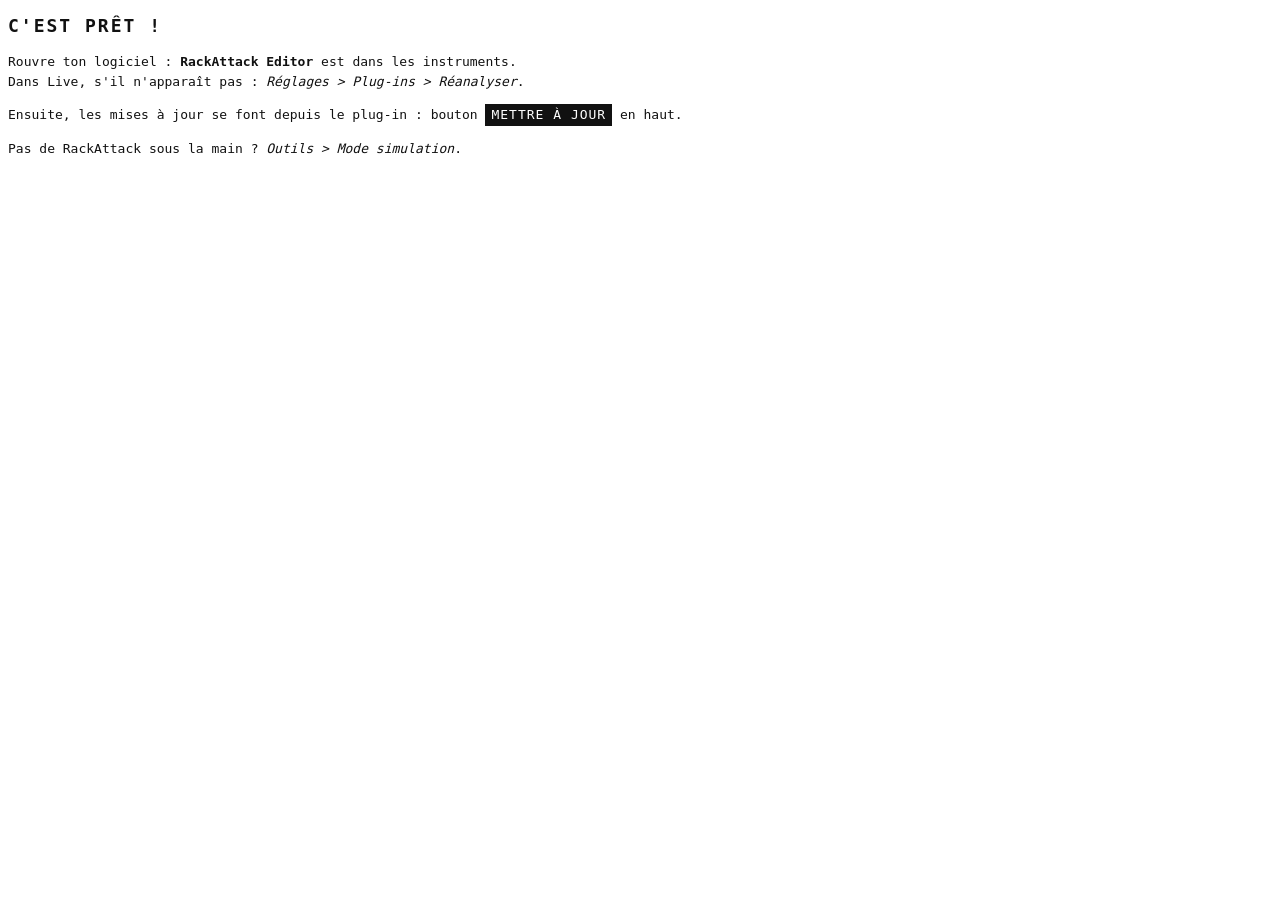
<file: tools/dmg/resources/conclusion.html>
<!DOCTYPE html>
<html lang="fr"><head><meta charset="utf-8">
<style>
  body { font-family: Menlo, Monaco, monospace; font-size: 13px; color: #111; line-height: 1.5; }
  h1 { font-size: 18px; letter-spacing: 2px; }
  .tag { display: inline-block; background: #111; color: #fff; padding: 1px 6px; letter-spacing: 1px; }
</style></head>
<body>
<h1>C'EST PRÊT !</h1>
<p>Rouvre ton logiciel : <b>RackAttack Editor</b> est dans les instruments.<br>
Dans Live, s'il n'apparaît pas : <i>Réglages &gt; Plug-ins &gt; Réanalyser</i>.</p>
<p>Ensuite, les mises à jour se font depuis le plug-in : bouton <span class="tag">METTRE À JOUR</span> en haut.</p>
<p>Pas de RackAttack sous la main ? <i>Outils &gt; Mode simulation</i>.</p>
</body></html>
</file>
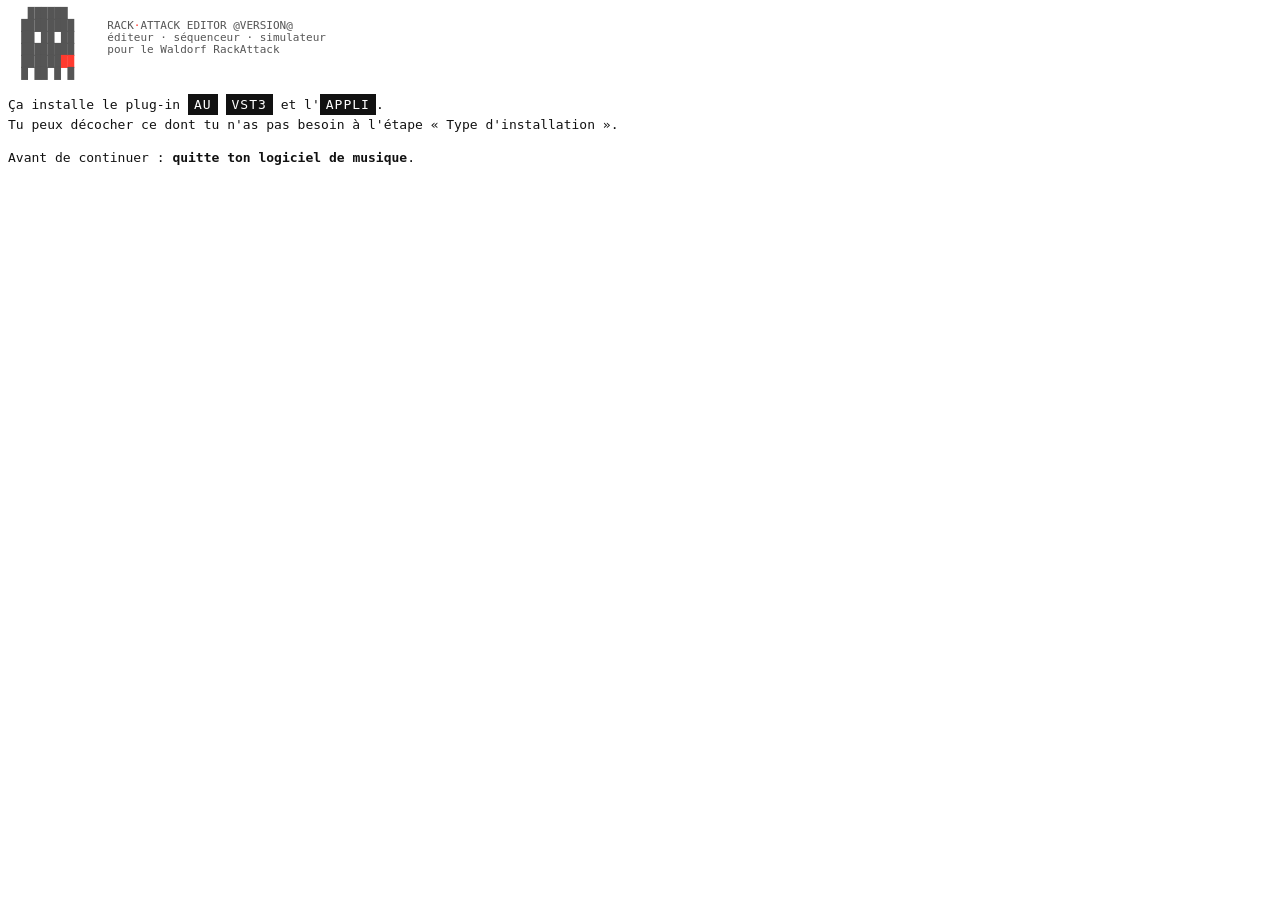
<file: tools/dmg/resources/welcome.html>
<!DOCTYPE html>
<html lang="fr"><head><meta charset="utf-8">
<style>
  body { font-family: Menlo, Monaco, monospace; font-size: 13px; color: #111; line-height: 1.5; }
  h1 { font-size: 18px; letter-spacing: 2px; margin: 0 0 4px 0; }
  .r { color: #ff3b2f; }
  .tag { display: inline-block; background: #111; color: #fff; padding: 1px 6px; letter-spacing: 1px; }
  pre { color: #555; margin: 8px 0 12px 0; font-size: 11px; line-height: 1.1; }
</style></head>
<body>
<pre>
   ██████
  ████████     RACK<span class="r">·</span>ATTACK EDITOR @VERSION@
  ██ ██ ██     éditeur · séquenceur · simulateur
  ████████     pour le Waldorf RackAttack
  ██████<span class="r">██</span>
  █ ██ █ █
</pre>
<p>Ça installe le plug-in <span class="tag">AU</span> <span class="tag">VST3</span> et l'<span class="tag">APPLI</span>.<br>
Tu peux décocher ce dont tu n'as pas besoin à l'étape « Type d'installation ».</p>
<p>Avant de continuer : <b>quitte ton logiciel de musique</b>.</p>
</body></html>
</file>
<file: site/style.css>
/* RackAttack Editor's site: the plugin's own look. Black, white, a red for what's live, a yellow for what's locked.
   Never green. Fonts: Silkscreen (titles, keys) and VT323 (text), both SIL OFL. */
@font-face { font-family: Silk; src: url(fonts/Silkscreen-Regular.woff2) format('woff2'); font-display: swap; }
@font-face { font-family: Silk; font-weight: 700; src: url(fonts/Silkscreen-Bold.woff2) format('woff2'); font-display: swap; }
@font-face { font-family: VT; src: url(fonts/VT323-Regular.woff2) format('woff2'); font-display: swap; }

:root {
  --black: #000; --panel: #0a0a0a; --cell: #121212; --frame: #2a2a2a; --faint: #3a3a3a;
  --dim: #6f6f6f; --grey: #9a9a9a; --white: #fff; --red: #ff3b2f; --yellow: #ffb000; --paper: #e4e4e0;
  --silk: Silk, ui-monospace, monospace; --vt: VT, ui-monospace, monospace;
}
* { box-sizing: border-box; }
html { scroll-behavior: smooth; scroll-padding-top: 64px; }
body {
  margin: 0; background: var(--black); color: var(--white); font: 24px/1.15 var(--vt);
  background-image: radial-gradient(#141414 1px, transparent 1.2px); background-size: 8px 8px;
  -webkit-font-smoothing: none; font-smooth: never;
}
a { color: var(--white); }
b { font-weight: normal; color: var(--white); }
small { font-size: 20px; color: var(--grey); }
.y { color: var(--yellow); } .r { color: var(--red); }
::selection { background: var(--yellow); color: var(--black); }

/* the top bar, as in the plugin ------------------------------------------------------------------------------------ */
.bar {
  position: sticky; top: 0; z-index: 50; display: flex; align-items: center; gap: 8px;
  padding: 8px 16px; background: var(--black); border-bottom: 2px solid var(--frame);
}
.logo { font: 700 18px var(--silk); letter-spacing: 3px; text-decoration: none; margin-right: 12px; white-space: nowrap; }
.logo i { color: var(--red); font-style: normal; }
.bar nav { display: flex; gap: 6px; flex: 1; overflow-x: auto; scrollbar-width: none; }
.bar nav a, .tabs button, .optbtn, .menu button {
  font: 700 13px var(--silk); letter-spacing: 1px; text-transform: uppercase; text-decoration: none; color: var(--white);
  background: var(--black); border: 2px solid var(--frame); padding: 7px 12px; white-space: nowrap; cursor: pointer;
}
.bar nav a:hover, .tabs button:hover, .optbtn:hover { border-color: var(--grey); }
.bar nav a.on, .tabs button[aria-selected="true"] { background: var(--white); color: var(--black); border-color: var(--white); }
.light {
  display: flex; align-items: center; gap: 8px; border: 2px solid var(--yellow); padding: 6px 12px;
  font: 22px var(--vt); text-decoration: none; white-space: nowrap;
}
.light b { width: 10px; height: 10px; background: var(--yellow); animation: blink 1.6s steps(1) infinite; }
@keyframes blink { 50% { opacity: .15; } }

main { max-width: 1100px; margin: 0 auto; padding: 0 16px; }

/* the hero ----------------------------------------------------------------------------------------------------------- */
.hero { padding: 36px 0 12px; text-align: center; }
.dmd { width: 100%; max-width: 960px; height: auto; display: block; margin: 0 auto; image-rendering: pixelated;
       border: 4px solid var(--frame); background: #050300; cursor: pointer; }
.lead { font-size: 32px; margin: 26px auto 22px; max-width: 880px; }
.get { display: flex; flex-direction: column; align-items: center; gap: 14px; }
.dl {
  display: inline-flex; align-items: center; gap: 14px; position: relative;
  font: 700 26px var(--silk); letter-spacing: 2px; text-transform: uppercase; text-decoration: none;
  color: var(--black); background: var(--yellow); padding: 16px 30px 26px; border: 0;
  box-shadow: 6px 6px 0 var(--red); transition: transform .06s steps(2), box-shadow .06s steps(2);
}
.dl small { position: absolute; left: 0; right: 0; bottom: 5px; font: 18px var(--vt); color: #4a3200; letter-spacing: 0; text-transform: none; }
.dl:hover { transform: translate(2px, 2px); box-shadow: 4px 4px 0 var(--red); }
.dl:active { transform: translate(6px, 6px); box-shadow: 0 0 0 var(--red); }
.dl-arrow { display: inline-block; animation: hop .9s steps(2) infinite; }
@keyframes hop { 50% { transform: translateY(4px); } }
.try { font: 700 15px var(--silk); letter-spacing: 1px; text-transform: uppercase; text-decoration: none; border: 2px solid var(--white); padding: 9px 16px; }
.try:hover { background: var(--white); color: var(--black); }
.try.small { display: inline-block; margin-top: 14px; font-size: 12px; }
.specs { list-style: none; display: flex; flex-wrap: wrap; justify-content: center; gap: 6px 0; margin: 0; padding: 0; color: var(--grey); font-size: 22px; }
.specs li + li::before { content: '·'; margin: 0 10px; color: var(--faint); }

.screen { position: relative; margin: 64px auto 8px; border: 4px solid var(--white); background: var(--black); }
.screen img { display: block; width: 100%; height: auto; position: relative; z-index: 1; }
.screen::after {    /* faint scanlines */
  content: ''; position: absolute; inset: 0; z-index: 2; pointer-events: none;
  background: repeating-linear-gradient(transparent 0 2px, rgba(0,0,0,.16) 2px 3px);
}
.peek { position: absolute; z-index: 0; right: 48px; top: -76px; width: 80px; height: 96px; image-rendering: pixelated; }

/* the modules: an inverted title band that rushes in like a pinball screen ------------------------------------------ */
.mod { border: 2px solid var(--white); background: var(--panel); margin: 56px 0; padding: 0 0 20px; }
.mod h2 {
  margin: 0 0 20px; background: var(--white); color: var(--black); font: 700 22px var(--silk); letter-spacing: 3px;
  text-transform: uppercase; padding: 9px 16px 8px; position: relative; overflow: hidden;
}
.mod h2 span { display: inline-block; }
.mod.rush h2 { animation: plate .52s linear both; }
.mod.rush h2 span { animation: textin .52s linear both; }
.mod.rush h2::before {   /* speed streaks */
  content: ''; position: absolute; inset: 0; pointer-events: none;
  background: repeating-linear-gradient(var(--black) 0 2px, transparent 2px 6px);
  animation: streaks .52s linear both;
}
@keyframes plate {
  0% { clip-path: inset(0 100% 0 0); } 23% { clip-path: inset(0 0 0 0); background: var(--white); }
  24%, 32% { background: var(--yellow); } 33%, 100% { background: var(--white); clip-path: inset(0 0 0 0); }
}
@keyframes textin { 0% { transform: translateX(-120%); } 22% { transform: translateX(8px); } 30%, 100% { transform: none; } }
@keyframes streaks { 0% { transform: translateX(-100%); opacity: 1; } 23% { transform: translateX(0); opacity: .9; } 40%, 100% { transform: translateX(100%); opacity: 0; } }
.mod > p, .mod > ul, .mod > ol, .mod > .route, .mod > .tabs, .mod > .stage, .mod > .toy, .mod > .sim, .mod > .upd, .mod > figure { margin-left: 20px; margin-right: 20px; }
.intro { margin: 0 20px 16px; font-size: 28px; }
.stage + .intro, .upd + .intro { margin-top: 18px; }
.cap { color: var(--grey); font-size: 22px; margin-top: 10px; }

kbd {
  text-indent: 0; display: inline-block; min-width: 30px; text-align: center; font: 700 15px var(--silk); color: var(--black);
  background: var(--white); padding: 4px 6px 3px; margin-right: 10px; vertical-align: 2px;
}
kbd.k { background: var(--black); color: var(--white); border: 2px solid var(--grey); border-bottom-width: 4px; margin: 0 2px; min-width: 26px; font-size: 14px; }

.tabs { display: flex; gap: 6px; margin-bottom: 14px; flex-wrap: wrap; }

/* the animated scenes ------------------------------------------------------------------------------------------------ */
.stage { position: relative; overflow: hidden; border: 2px solid var(--frame); background: var(--black); }
.stage .sc { position: absolute; left: 0; top: 0; width: 640px; height: 300px; transform-origin: 0 0; font-family: var(--vt); }
.win { position: absolute; border: 3px solid var(--black); }
.tb { height: 18px; background: #c8c8c4; border-bottom: 3px solid var(--black); font: 700 9px/15px var(--silk); color: var(--black); text-align: center; position: relative; }
.tb i { position: absolute; top: 4px; width: 7px; height: 7px; background: var(--black); }
.tb i:nth-child(1) { left: 6px; background: var(--red); } .tb i:nth-child(2) { left: 17px; } .tb i:nth-child(3) { left: 28px; }
.tb.dark { background: var(--faint); color: var(--white); border-bottom-color: var(--black); }
.dmgwin { left: 118px; top: 10px; width: 404px; height: 280px; background: var(--paper); border-color: var(--white); outline: 3px solid var(--black); }
.paper { position: absolute; inset: 18px 0 0 0; }
.pnl { position: absolute; top: 10px; height: 240px; border: 2px solid var(--black); }
.pnl em { display: block; background: var(--black); color: var(--paper); font: 700 7px/13px var(--silk); font-style: normal; text-align: center; letter-spacing: 1px; }
.p1 { left: 10px; width: 116px; } .p2 { left: 134px; width: 258px; }
.ic { position: absolute; width: 64px; text-align: center; color: var(--black); }
.ic b { display: block; margin: 0 auto; width: 40px; height: 40px; border: 3px solid var(--black); background: #fff; font: 700 9px/34px var(--silk); color: var(--black); }
.ic span { display: block; font: 15px/1 var(--vt); margin-top: 3px; white-space: nowrap; }
.ic.pkg { left: 36px; top: 52px; } .ic.txt { left: 36px; top: 160px; }
.ic.pkg b { background: var(--yellow); position: relative; }
.ic.pkg b::before { content: ''; position: absolute; left: 14px; top: -3px; width: 6px; height: 40px; background: var(--black); opacity: .25; }
.ic.txt b { background: repeating-linear-gradient(#fff 0 5px, var(--black) 5px 7px); background-clip: content-box; padding: 6px; }
.ic.comp { left: 150px; top: 36px; } .ic.vst { left: 150px; top: 106px; } .ic.app { left: 150px; top: 176px; }
.ic.comp b { background: var(--white); } .ic.vst b { background: var(--white); font-size: 8px; }
.ic.app b { background: var(--black) url("data:image/svg+xml,%3Csvg xmlns='http://www.w3.org/2000/svg' viewBox='0 0 16 16' shape-rendering='crispEdges'%3E%3Cpath fill='%23fff' d='M5 2h6v1h2v1h1v9h-1v1h-2v-1H9v1H7v-1H5v1H3v-1H2V4h1V3h2z'/%3E%3Cpath d='M5 6h2v3H5zm4 0h2v3H9z'/%3E%3C/svg%3E") center/26px no-repeat; image-rendering: pixelated; }
.ic.fold { left: 300px; } #f-au { top: 36px; } #f-vst { top: 106px; } #f-app { top: 176px; }
.ic.fold b { border: 0; width: 46px; height: 36px; margin-top: 4px; background: #8a8a86; position: relative; box-shadow: inset 0 0 0 3px var(--black); }
.ic.fold b::before { content: ''; position: absolute; left: 0; top: -6px; width: 20px; height: 9px; background: #8a8a86; box-shadow: inset 3px 3px 0 var(--black), inset -3px 0 0 var(--black); }
.ic.fold.hit b, .ic.fold.hit b::before { background: var(--yellow); }
.ic.sel b { outline: 3px solid var(--red); outline-offset: 2px; }
.ic.flash b { filter: invert(1); }
.alert { left: 205px; top: 84px; width: 230px; height: 124px; background: var(--white); text-align: center; display: none; padding-top: 12px; outline: 3px solid var(--white); }
.alert p { margin: 4px 8px; font-size: 18px; line-height: 1; color: var(--black); }
.ghosty { font: 700 14px var(--silk); color: var(--red); }
.btn { display: inline-block; margin-top: 8px; border: 2px solid var(--black); padding: 3px 12px; font: 700 9px var(--silk); color: var(--black); }
.btn.down { background: var(--black); color: var(--white); }
.spot { position: absolute; left: 150px; top: 26px; width: 340px; display: none; text-align: center; font: 700 12px var(--silk); color: var(--white); }
.spot > span { display: inline-block; border: 2px solid var(--white); border-bottom-width: 5px; padding: 6px 10px; margin: 0 6px; background: var(--black); }
.spot > span.down { transform: translateY(3px); border-bottom-width: 2px; background: var(--white); color: var(--black); }
.spotbar { margin-top: 14px; height: 40px; background: rgba(240,240,236,.97); border: 3px solid var(--black); outline: 3px solid var(--white); text-align: left; padding: 6px 10px; font: 24px var(--vt); color: var(--black); position: relative; }
.spotbar i { display: inline-block; width: 14px; height: 14px; border: 3px solid var(--black); border-radius: 50%; margin-right: 10px; vertical-align: -1px; }
.term { left: 224px; top: 70px; width: 404px; height: 220px; background: #050505; border-color: var(--white); display: none; }
.term pre { margin: 0; padding: 6px 8px; font: 17px/1.05 var(--vt); color: var(--white); white-space: pre-wrap; word-break: break-all; }
.term pre .y { color: var(--yellow); } .term pre .d { color: var(--dim); }
.term pre .c { display: inline-block; width: 8px; height: 14px; background: var(--white); vertical-align: -2px; animation: blink .8s steps(1) infinite; }
.stamp {
  position: absolute; left: 250px; top: 110px; z-index: 6; display: none; font: 700 30px var(--silk); color: var(--red);
  border: 5px solid var(--red); padding: 6px 14px; background: var(--black); transform: rotate(-8deg); letter-spacing: 2px;
}
.cursor {
  position: absolute; left: 0; top: 0; width: 16px; height: 24px; z-index: 9; pointer-events: none;
  background: url("data:image/svg+xml,%3Csvg xmlns='http://www.w3.org/2000/svg' viewBox='0 0 8 12' shape-rendering='crispEdges'%3E%3Cpath d='M0 0h1v1h1v1h1v1h1v1h1v1h1v1h1v1h1v1H5v1h1v2H5v1H4v-2H3V9H2v1H1v1H0z'/%3E%3Cpath fill='%23fff' d='M1 2h1v1h1v1h1v1h1v1h1v1h1v1H4v1h1v2H4v-2H3V8H2v1H1z'/%3E%3C/svg%3E") 0 0/16px 24px no-repeat;
  image-rendering: pixelated;
}
.cursor.click::after { content: ''; position: absolute; left: -10px; top: -10px; width: 20px; height: 20px; border: 3px solid var(--red); animation: ping .25s steps(3) forwards; }
@keyframes ping { to { transform: scale(1.8); opacity: 0; } }

/* the morph tutorial: the bottom bar's fader, the kit's settings as bars, the library ------------------------------ */
.mod > .mxr { margin-left: 20px; margin-right: 20px; }
.mx { color: var(--white); }
.mx-win { position: absolute; left: 12px; top: 12px; width: 176px; height: 196px; border: 2px solid var(--white); background: var(--black); }
.mx-tt { height: 16px; background: var(--white); color: var(--black); font: 700 8px/16px var(--silk); letter-spacing: 1px; padding-left: 6px; }
.mx-ltabs { display: flex; gap: 3px; padding: 5px 5px 0; }
.mx-ltabs i { flex: 1; font: 700 7px/14px var(--silk); font-style: normal; text-align: center; border: 2px solid var(--frame); color: var(--grey); }
.mx-ltabs i.on { background: var(--white); border-color: var(--white); color: var(--black); }
.mx-list { list-style: none; margin: 6px 5px 0; padding: 0; }
.mx-list li { font: 18px/22px var(--vt); padding: 0 6px; border: 2px solid transparent; white-space: nowrap; overflow: hidden; }
.mx-list li.sel { border-color: var(--grey); } .mx-list li.flash { background: var(--white); color: var(--black); }
.mx-list li.hint { color: var(--dim); font-size: 16px; }
.mx-save { position: absolute; left: 5px; right: 5px; bottom: 6px; font: 700 7px/18px var(--silk); text-align: center; border: 2px solid var(--white); }
.mx-save.down { background: var(--white); color: var(--black); }
.mx-lane { display: none; }
.mx-lane svg { position: absolute; left: 0; top: 30px; width: 172px; height: 150px; }
.mx-lane polyline { fill: none; stroke: var(--yellow); stroke-width: 3; vector-effect: non-scaling-stroke; }
.mx-ph { position: absolute; top: 18px; width: 2px; height: 174px; background: var(--red); }
.mx-la, .mx-lb { position: absolute; right: 4px; font: 700 8px var(--silk); color: var(--dim); } .mx-la { top: 24px; } .mx-lb { bottom: 6px; }
.mx-cols { position: absolute; left: 204px; top: 12px; width: 424px; height: 196px; display: flex; gap: 8px; }
.mx-col { position: relative; width: 64px; height: 196px; }
.mx-col > em { display: block; font: 700 8px/14px var(--silk); font-style: normal; letter-spacing: 1px; text-align: center; color: var(--grey); }
.mx-box { position: absolute; left: 0; top: 16px; width: 64px; height: 150px; border: 2px solid var(--frame); background: var(--cell); }
.mx-col.hot .mx-box { border-color: var(--yellow); }
.mx-fillv { position: absolute; left: 18px; bottom: 0; width: 24px; background: var(--white); }
.mx-tk { position: absolute; width: 14px; height: 12px; display: flex; align-items: center; justify-content: center; color: var(--black); background: var(--grey); margin-bottom: -6px; }
.mx-tk.a { left: 1px; } .mx-tk.b { right: 1px; }
.mx-tk.arm { background: var(--yellow); }
.mx-val { position: absolute; left: 0; right: 0; top: 170px; text-align: center; font: 22px/22px var(--vt); }
.mx-val.arm { color: var(--yellow); }
.mx-shape { position: absolute; left: 0; right: 0; top: 56px; text-align: center; font: 28px var(--vt); }
.mx-shape.flash { background: var(--red); color: var(--black); }
.mx .gl { display: inline-block; vertical-align: -1px; }
.mx-sh { position: absolute; left: 4px; font: 16px var(--vt); color: var(--dim); } .mx-sh.a { bottom: 4px; } .mx-sh.b { top: 2px; }
.mx-frame { position: absolute; left: 198px; top: 6px; width: 436px; height: 208px; border: 2px dashed var(--yellow); display: none; pointer-events: none; }
.mx-bar { position: absolute; left: 12px; top: 222px; width: 616px; height: 34px; display: flex; align-items: center; gap: 6px; }
.mx-name { width: 62px; font: 700 10px var(--silk); letter-spacing: 1px; color: var(--white); }
.mx-name.arm { color: var(--yellow); }
.mx-end { width: 30px; height: 30px; border: 2px solid var(--grey); display: flex; align-items: center; justify-content: center; color: var(--white); }
.mx-end.at { background: var(--white); border-color: var(--white); color: var(--black); }
.mx-end.arm { background: var(--yellow); border-color: var(--yellow); color: var(--black); }
.mx-end.flash { outline: 3px solid var(--red); outline-offset: 2px; }
.mx-track { position: relative; width: 300px; height: 34px; margin: 0 10px;
            background: linear-gradient(90deg, var(--faint) 50%, transparent 50%) 0 16px / 4px 2px repeat-x; }
.mx-track i { position: absolute; display: block; }
.mx-fill { left: 0; top: 16px; height: 2px; background: var(--white); }
.mx-mid { left: 149px; top: 11px; width: 2px; height: 12px; background: var(--faint); }
.mx-heard { top: 2px; width: 2px; height: 30px; margin-left: -1px; background: var(--red); }
.mx-knob { top: 1px; width: 10px; height: 32px; margin-left: -5px; background: var(--white); }
.mx-knob.held { outline: 2px solid var(--black); box-shadow: 0 0 0 4px var(--white); }
.mx-chip { margin-left: auto; font: 700 8px/18px var(--silk); letter-spacing: 1px; padding: 0 6px; border: 2px solid var(--frame); color: var(--grey); }
.mx-chip.flash { border-color: var(--white); color: var(--white); }
.mx-menu { position: absolute; z-index: 8; display: none; min-width: 150px; background: var(--black); border: 2px solid var(--white); padding: 3px 0; }
.mx-menu b { display: block; font: 700 8px/16px var(--silk); background: var(--white); color: var(--black); padding: 0 6px; margin: -3px 0 3px; }
.mx-menu span { display: block; font: 18px/20px var(--vt); padding: 0 8px; white-space: nowrap; }
.mx-menu span.hi { background: var(--white); color: var(--black); }
.mx-say { position: absolute; left: 12px; right: 12px; top: 264px; height: 30px; font: 22px/30px var(--vt); color: var(--yellow); white-space: nowrap; overflow: hidden; }

.steps-list { list-style: none; padding: 0; margin: 18px 20px 0; }
.steps-list li { margin: 0 0 14px; padding-left: 46px; text-indent: -46px; }
.steps-list li > small, .steps-list li > .cmd { text-indent: 0; }
.cmd { display: flex; align-items: stretch; margin: 10px 0 6px; border: 2px solid var(--faint); background: var(--black); text-indent: 0; }
.cmd code { flex: 1; font: 18px/1.15 var(--vt); color: var(--yellow); padding: 8px 10px; max-height: 92px; overflow: auto; word-break: break-all; }
.copy { font: 700 12px var(--silk); text-transform: uppercase; border: 0; border-left: 2px solid var(--faint); background: var(--white); color: var(--black); padding: 0 14px; cursor: pointer; }
.copy.ok { background: var(--yellow); }
.done { margin: 8px 20px 0; padding-top: 12px; border-top: 2px dotted var(--faint); }

/* cables ------------------------------------------------------------------------------------------------------------- */
.cables svg { display: block; width: 100%; height: auto; }
.lbl { font: 700 14px var(--silk); fill: var(--white); letter-spacing: 1px; }
.lbl.s { font-size: 10px; } .lbl.y { fill: var(--yellow); } .lbl.r { fill: var(--red); }
.lcd { font: 12px var(--vt); fill: var(--yellow); }
.cable { fill: none; stroke: var(--grey); stroke-width: 4; }
.bits { fill: none; stroke-width: 4; stroke-dasharray: 4 12; animation: flow .7s linear infinite; }
.bits.out { stroke: var(--yellow); } .bits.back { stroke: var(--red); animation-duration: .9s; }
@keyframes flow { to { stroke-dashoffset: -16; } }
svg .blink { animation: blink 1s steps(1) infinite; }

.facts { list-style: none; padding: 0; margin: 18px 20px 0; }
.facts li { margin-bottom: 12px; padding-left: 46px; text-indent: -46px; }
.facts.three { display: grid; grid-template-columns: repeat(3, 1fr); gap: 14px; }
.facts.three li { padding: 12px; text-indent: 0; border: 2px solid var(--frame); background: var(--black); font-size: 22px; }
.facts.three li > b:first-child { display: block; font: 700 13px var(--silk); letter-spacing: 1px; margin-bottom: 8px; color: var(--black); background: var(--white); padding: 4px 6px; }

/* the toy sequencer ----------------------------------------------------------------------------------------------------- */
.toy { border: 2px solid var(--frame); background: var(--black); padding: 14px; }
.toy-head { display: flex; align-items: center; gap: 16px; flex-wrap: wrap; margin-bottom: 14px; }
.play { display: inline-flex; align-items: center; gap: 12px; font: 700 20px var(--silk); letter-spacing: 3px; text-transform: uppercase; background: var(--white); color: var(--black); border: 0; padding: 10px 18px; cursor: pointer; min-width: 150px; }
.play i { width: 0; height: 0; border-left: 16px solid currentColor; border-top: 10px solid transparent; border-bottom: 10px solid transparent; }
.play.on { background: var(--red); color: var(--white); }
.play.on i { border: 0; width: 16px; height: 16px; background: currentColor; }
.bpm { font: 700 12px var(--silk); color: var(--grey); letter-spacing: 1px; }
.bpm input { width: 76px; font: 30px var(--vt); background: var(--black); color: var(--white); border: 2px solid var(--frame); padding: 0 6px; margin-left: 6px; }
.knobs { display: flex; gap: 10px; }
.knob { display: grid; grid-template-columns: 44px auto; grid-template-rows: auto auto; column-gap: 8px; align-items: center; border: 2px solid var(--frame); padding: 4px 10px 4px 6px; cursor: ns-resize; touch-action: none; user-select: none; min-width: 128px; }
.knob:focus { outline: 2px solid var(--yellow); }
.knob svg { grid-row: 1 / 3; width: 44px; height: 44px; }
.knob span { font: 700 11px var(--silk); color: var(--grey); letter-spacing: 1px; }
.knob b { font-size: 28px; line-height: .9; }
.knob .track { fill: none; stroke: var(--faint); stroke-width: 3; }
.knob .ring { fill: none; stroke: var(--white); stroke-width: 3; }
.knob .mid { fill: var(--grey); } .knob .dot { fill: var(--white); }
.opts { position: relative; margin-left: auto; }
.menu[hidden] { display: none; }
.menu { position: absolute; right: 0; top: calc(100% + 4px); z-index: 20; display: flex; flex-direction: column; background: var(--black); border: 2px solid var(--white); min-width: 220px; }
.menu button { border: 0; border-bottom: 2px solid var(--frame); text-align: left; padding: 10px 12px; }
.menu button:hover, .menu button:focus { background: var(--white); color: var(--black); }
.grid { display: grid; grid-template-columns: 96px repeat(16, 1fr); gap: 5px; user-select: none; touch-action: none; }
.grid .nm { font: 700 12px var(--silk); letter-spacing: 1px; border: 2px solid var(--frame); background: var(--black); color: var(--white); cursor: pointer; padding: 0 6px; text-align: left; height: 44px; }
.grid .nm.sel { background: var(--white); color: var(--black); border-color: var(--white); }
.grid .nm.hit { box-shadow: inset 6px 0 0 var(--red); }
.grid .st { height: 44px; background: var(--cell); border: 2px solid var(--frame); position: relative; cursor: pointer; font: 18px var(--vt); color: var(--faint); padding: 0 4px; display: flex; align-items: flex-end; }
.grid .st:nth-child(17n + 2), .grid .st:nth-child(17n + 6), .grid .st:nth-child(17n + 10), .grid .st:nth-child(17n + 14) { border-left-color: var(--dim); }
.grid .st.on { background: var(--white); border-color: var(--white); color: var(--black); }
.grid .st.lk { background: var(--yellow); border-color: var(--yellow); color: var(--black); }
.grid .st.now::after { content: ''; position: absolute; left: -2px; right: -2px; bottom: -8px; height: 4px; background: var(--red); }
.grid .st.now:not(.on):not(.lk) { background-image: radial-gradient(var(--red) 1px, transparent 1.5px); background-size: 4px 4px; }
.hint { color: var(--grey); margin: 16px 0 0; font-size: 22px; }
.hint .yl { color: var(--yellow); }

/* screenshots with the pinball wipe ----------------------------------------------------------------------------------------- */
.screen.small { margin-top: 0; overflow: hidden; }
.wipe { position: absolute; inset: 0; z-index: 3; display: none; align-items: center; justify-content: center; pointer-events: none;
        background: radial-gradient(#1a1200 35%, transparent 40%) 0 0/6px 6px, var(--black); }
.wipe span { font: 700 clamp(30px, 8vw, 84px) var(--silk); color: var(--yellow); letter-spacing: 6px; text-transform: uppercase; position: relative; }
.wipe.go { display: flex; animation: wipe .5s linear both; }
.wipe.go span { animation: textin .5s linear both; }
.wipe.go span::after { content: ''; position: absolute; left: -200%; right: 100%; top: 0; bottom: 0; background: repeating-linear-gradient(var(--yellow) 0 3px, transparent 3px 9px); animation: trail .5s linear both; }
@keyframes wipe { 0% { opacity: 1; } 70% { opacity: 1; } 100% { opacity: 0; } }
@keyframes trail { 0% { opacity: 1; } 30% { opacity: .6; } 45%, 100% { opacity: 0; } }

/* the sleeping machine ------------------------------------------------------------------------------------------------------ */
.sim { display: flex; align-items: center; gap: 28px; flex-wrap: wrap; }
.sim p { flex: 1; min-width: 260px; font-size: 28px; margin: 0; }
.sleep { position: relative; width: 300px; height: 150px; flex: none; }
.rackpx { position: absolute; left: 10px; top: 60px; width: 220px; height: 60px; border: 4px solid var(--grey); background: var(--cell); }
.rackpx i { position: absolute; top: 18px; width: 16px; height: 16px; border: 3px solid var(--faint); border-radius: 50%; }
.rackpx i:nth-child(1) { left: 110px; } .rackpx i:nth-child(2) { left: 140px; } .rackpx i:nth-child(3) { left: 170px; }
.rackpx::before { content: ''; position: absolute; left: 16px; top: 22px; width: 18px; height: 4px; background: var(--faint); box-shadow: 34px 0 0 var(--faint); }  /* closed eyes */
.rackpx b { position: absolute; font: 700 18px var(--silk); color: var(--grey); left: 200px; top: -10px; opacity: 0; animation: zzz 3s steps(12) infinite; }
.rackpx b:nth-of-type(2) { animation-delay: 1s; font-size: 14px; } .rackpx b:nth-of-type(3) { animation-delay: 2s; font-size: 11px; }
@keyframes zzz { 0% { opacity: 0; transform: translate(0, 0); } 15% { opacity: 1; } 100% { opacity: 0; transform: translate(40px, -60px); } }
.simlight { position: absolute; left: 30px; top: 6px; display: flex; align-items: center; gap: 10px; border: 2px solid var(--yellow); padding: 4px 12px; font: 22px var(--vt); }
.simlight b { width: 10px; height: 10px; background: var(--yellow); animation: blink 1.2s steps(1) infinite; }

/* ghosts at work -------------------------------------------------------------------------------------------------------- */
.belt canvas { display: block; width: 100%; height: auto; image-rendering: pixelated; }

/* the update button ------------------------------------------------------------------------------------------------------ */
.upd { position: relative; border: 2px solid var(--frame); background: var(--black); height: 74px; overflow: hidden; }
.minibar { position: absolute; left: 14px; right: 14px; top: 18px; display: flex; gap: 8px; align-items: center; }
.minibar i { font: 700 11px var(--silk); font-style: normal; border: 2px solid var(--frame); padding: 6px 10px; color: var(--white); white-space: nowrap; }
.minibar i.lg { border: 0; letter-spacing: 2px; }
.minibar .ub { margin-left: auto; font: 700 11px var(--silk); text-transform: uppercase; padding: 7px 12px; white-space: nowrap;
              background: var(--yellow); color: var(--black); border: 2px solid var(--yellow); visibility: hidden; }
.minibar .ub.show { visibility: visible; }
.minibar .ub.dim { opacity: .35; }
.minibar .ub.rs { background: var(--black); color: var(--yellow); }
#ucur { transition: transform .9s linear; }

footer { max-width: 1100px; margin: 40px auto 0; padding: 20px 16px 40px; border-top: 2px solid var(--frame); color: var(--dim); font-size: 20px; text-align: center; }
footer a { color: var(--grey); }
footer .links { font: 700 13px var(--silk); letter-spacing: 1px; text-transform: uppercase; }

@media (max-width: 760px) {
  body { font-size: 22px; }
  .bar nav { display: none; }
  .bar { justify-content: space-between; }
  .lead { font-size: 26px; }
  .dl { font-size: 20px; padding: 14px 20px 24px; }
  .facts.three { grid-template-columns: 1fr; }
  .grid { grid-template-columns: 64px repeat(16, 1fr); gap: 2px; }
  .grid .st { height: 34px; font-size: 0; border-width: 1px; }
  .grid .nm { font-size: 9px; height: 34px; padding: 0 3px; }
  .peek { right: 12px; transform: scale(.75); transform-origin: bottom right; }
  .opts { margin-left: 0; }
  .minibar i:not(.lg) { display: none; }
  .mod { margin: 40px -8px; }
}
@media (prefers-reduced-motion: reduce) {
  *, *::before, *::after { animation-duration: 0s !important; animation-iteration-count: 1 !important; transition: none !important; }
  html { scroll-behavior: auto; }
}
</file>
